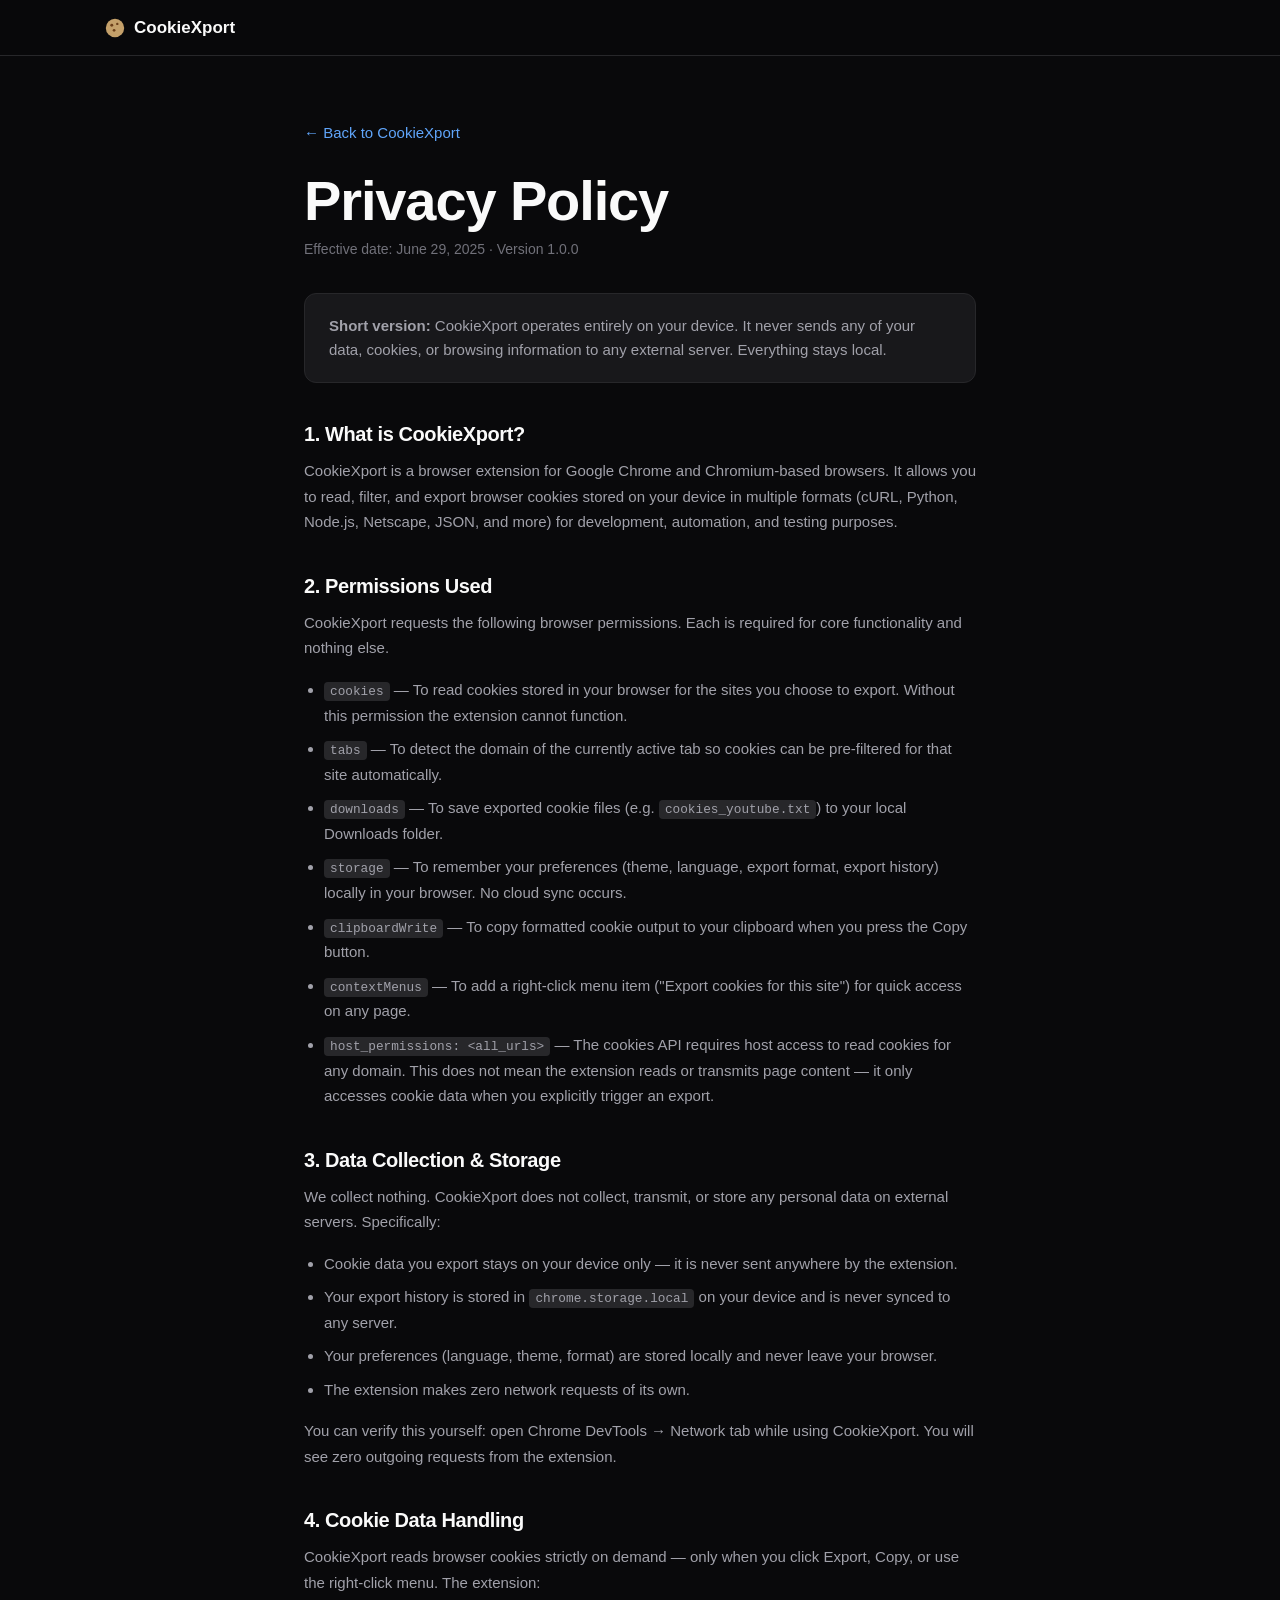
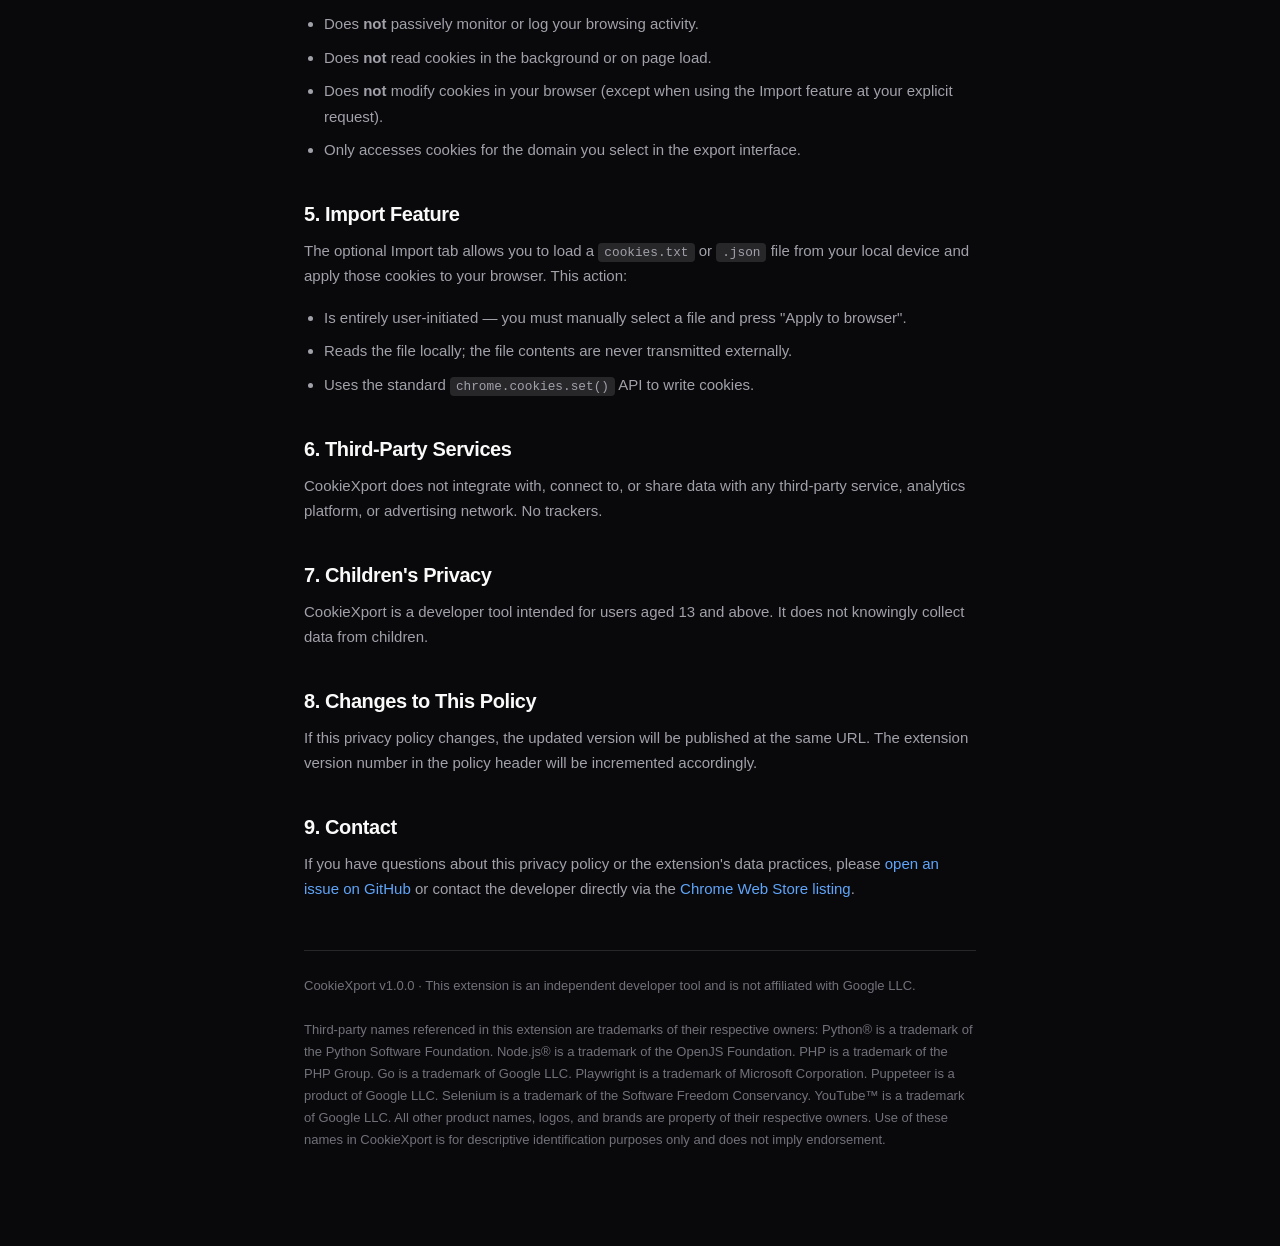
<file: privacy.html>
<!DOCTYPE html>
<html lang="en">
<head>
<meta charset="UTF-8">
<meta name="viewport" content="width=device-width, initial-scale=1">
<title>Privacy Policy — CookieXport</title>
<meta name="description" content="CookieXport privacy policy — 100% local processing, zero data collection, zero telemetry.">
<link rel="canonical" href="https://mtvrkan.github.io/cookiexport/privacy.html">
<link rel="icon" type="image/png" sizes="32x32" href="assets/img/icons/icon32.png">
<link rel="stylesheet" href="assets/css/style.css">
<style>
  .doc { max-width: 720px; margin: 0 auto; padding: 64px 24px 96px; }
  .doc h1 { margin-bottom: 4px; }
  .doc .meta { color: var(--text-3); font-size: 0.875rem; margin-bottom: 32px; }
  .doc .callout {
    background: var(--surface); border: 1px solid var(--border-sub);
    border-radius: var(--r-lg); padding: 20px 24px; margin-bottom: 40px;
    color: var(--text-2); font-size: 0.9375rem;
  }
  .doc h2 { font-size: 1.25rem; margin-top: 40px; margin-bottom: 12px; }
  .doc p, .doc li { color: var(--text-2); font-size: 0.9375rem; line-height: 1.7; }
  .doc ul { padding-left: 20px; }
  .doc li { margin-bottom: 8px; }
  .doc code { background: var(--card); padding: 2px 6px; border-radius: 4px; font-size: 0.85em; }
  .doc hr { border: none; border-top: 1px solid var(--border-sub); margin: 48px 0 24px; }
  .doc .fine-print { color: var(--text-3); font-size: 0.8125rem; }
  .back-link { display: inline-flex; align-items: center; gap: 6px; color: var(--accent-h); font-size: 0.9375rem; margin-bottom: 24px; }
</style>
</head>
<body>

<header class="nav">
  <div class="nav-inner">
    <a href="index.html" class="nav-logo">
      <svg width="22" height="22" viewBox="0 0 24 24" aria-hidden="true">
        <circle cx="12" cy="12" r="10" fill="#C4A06A"/>
        <circle cx="8.5" cy="9" r="1.6" fill="#6B3F1A"/>
        <circle cx="14.5" cy="7.5" r="1.3" fill="#6B3F1A"/>
        <circle cx="11" cy="14.5" r="1.5" fill="#6B3F1A"/>
      </svg>
      CookieXport
    </a>
  </div>
</header>

<main class="doc">
  <a class="back-link" href="index.html">← Back to CookieXport</a>

  <h1>Privacy Policy</h1>
  <p class="meta">Effective date: June 29, 2025 · Version 1.0.0</p>

  <div class="callout">
    <strong>Short version:</strong> CookieXport operates entirely on your device. It never sends any of your data, cookies, or browsing information to any external server. Everything stays local.
  </div>

  <h2>1. What is CookieXport?</h2>
  <p>CookieXport is a browser extension for Google Chrome and Chromium-based browsers. It allows you to read, filter, and export browser cookies stored on your device in multiple formats (cURL, Python, Node.js, Netscape, JSON, and more) for development, automation, and testing purposes.</p>

  <h2>2. Permissions Used</h2>
  <p>CookieXport requests the following browser permissions. Each is required for core functionality and nothing else.</p>
  <ul>
    <li><code>cookies</code> — To read cookies stored in your browser for the sites you choose to export. Without this permission the extension cannot function.</li>
    <li><code>tabs</code> — To detect the domain of the currently active tab so cookies can be pre-filtered for that site automatically.</li>
    <li><code>downloads</code> — To save exported cookie files (e.g. <code>cookies_youtube.txt</code>) to your local Downloads folder.</li>
    <li><code>storage</code> — To remember your preferences (theme, language, export format, export history) locally in your browser. No cloud sync occurs.</li>
    <li><code>clipboardWrite</code> — To copy formatted cookie output to your clipboard when you press the Copy button.</li>
    <li><code>contextMenus</code> — To add a right-click menu item ("Export cookies for this site") for quick access on any page.</li>
    <li><code>host_permissions: &lt;all_urls&gt;</code> — The cookies API requires host access to read cookies for any domain. This does not mean the extension reads or transmits page content — it only accesses cookie data when you explicitly trigger an export.</li>
  </ul>

  <h2>3. Data Collection &amp; Storage</h2>
  <p>We collect nothing. CookieXport does not collect, transmit, or store any personal data on external servers. Specifically:</p>
  <ul>
    <li>Cookie data you export stays on your device only — it is never sent anywhere by the extension.</li>
    <li>Your export history is stored in <code>chrome.storage.local</code> on your device and is never synced to any server.</li>
    <li>Your preferences (language, theme, format) are stored locally and never leave your browser.</li>
    <li>The extension makes zero network requests of its own.</li>
  </ul>
  <p>You can verify this yourself: open Chrome DevTools → Network tab while using CookieXport. You will see zero outgoing requests from the extension.</p>

  <h2>4. Cookie Data Handling</h2>
  <p>CookieXport reads browser cookies strictly on demand — only when you click Export, Copy, or use the right-click menu. The extension:</p>
  <ul>
    <li>Does <strong>not</strong> passively monitor or log your browsing activity.</li>
    <li>Does <strong>not</strong> read cookies in the background or on page load.</li>
    <li>Does <strong>not</strong> modify cookies in your browser (except when using the Import feature at your explicit request).</li>
    <li>Only accesses cookies for the domain you select in the export interface.</li>
  </ul>

  <h2>5. Import Feature</h2>
  <p>The optional Import tab allows you to load a <code>cookies.txt</code> or <code>.json</code> file from your local device and apply those cookies to your browser. This action:</p>
  <ul>
    <li>Is entirely user-initiated — you must manually select a file and press "Apply to browser".</li>
    <li>Reads the file locally; the file contents are never transmitted externally.</li>
    <li>Uses the standard <code>chrome.cookies.set()</code> API to write cookies.</li>
  </ul>

  <h2>6. Third-Party Services</h2>
  <p>CookieXport does not integrate with, connect to, or share data with any third-party service, analytics platform, or advertising network. No trackers.</p>

  <h2>7. Children's Privacy</h2>
  <p>CookieXport is a developer tool intended for users aged 13 and above. It does not knowingly collect data from children.</p>

  <h2>8. Changes to This Policy</h2>
  <p>If this privacy policy changes, the updated version will be published at the same URL. The extension version number in the policy header will be incremented accordingly.</p>

  <h2>9. Contact</h2>
  <p>If you have questions about this privacy policy or the extension's data practices, please <a href="https://github.com/mtvrkan/cookiexport/issues" style="color:var(--accent-h);" target="_blank" rel="noopener">open an issue on GitHub</a> or contact the developer directly via the <a href="https://chromewebstore.google.com/detail/cookiexport/elehbdibaiglkdbcaolaehdpobghehbm" style="color:var(--accent-h);" target="_blank" rel="noopener">Chrome Web Store listing</a>.</p>

  <hr>

  <p class="fine-print">
    CookieXport v1.0.0 · This extension is an independent developer tool and is not affiliated with Google LLC.<br><br>
    Third-party names referenced in this extension are trademarks of their respective owners: Python® is a trademark of the Python Software Foundation. Node.js® is a trademark of the OpenJS Foundation. PHP is a trademark of the PHP Group. Go is a trademark of Google LLC. Playwright is a trademark of Microsoft Corporation. Puppeteer is a product of Google LLC. Selenium is a trademark of the Software Freedom Conservancy. YouTube™ is a trademark of Google LLC. All other product names, logos, and brands are property of their respective owners. Use of these names in CookieXport is for descriptive identification purposes only and does not imply endorsement.
  </p>
</main>

</body>
</html>
</file>
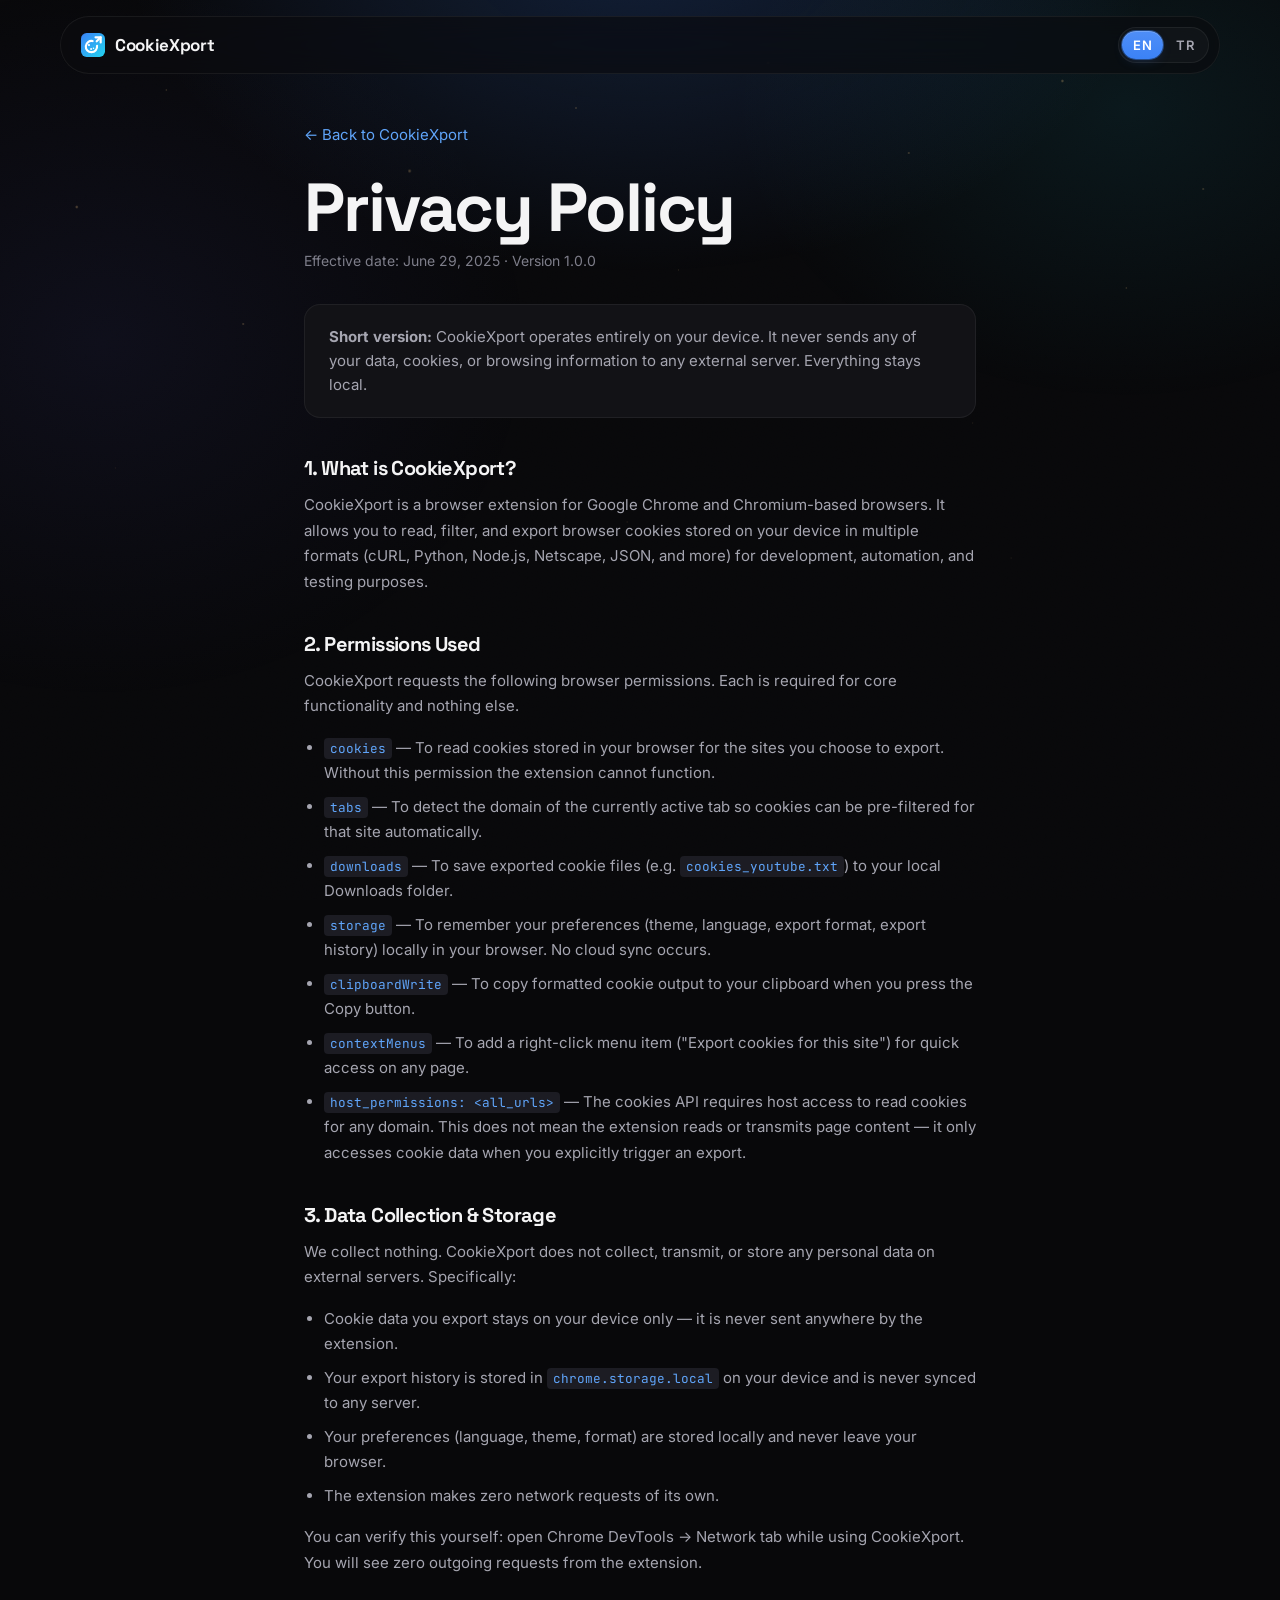
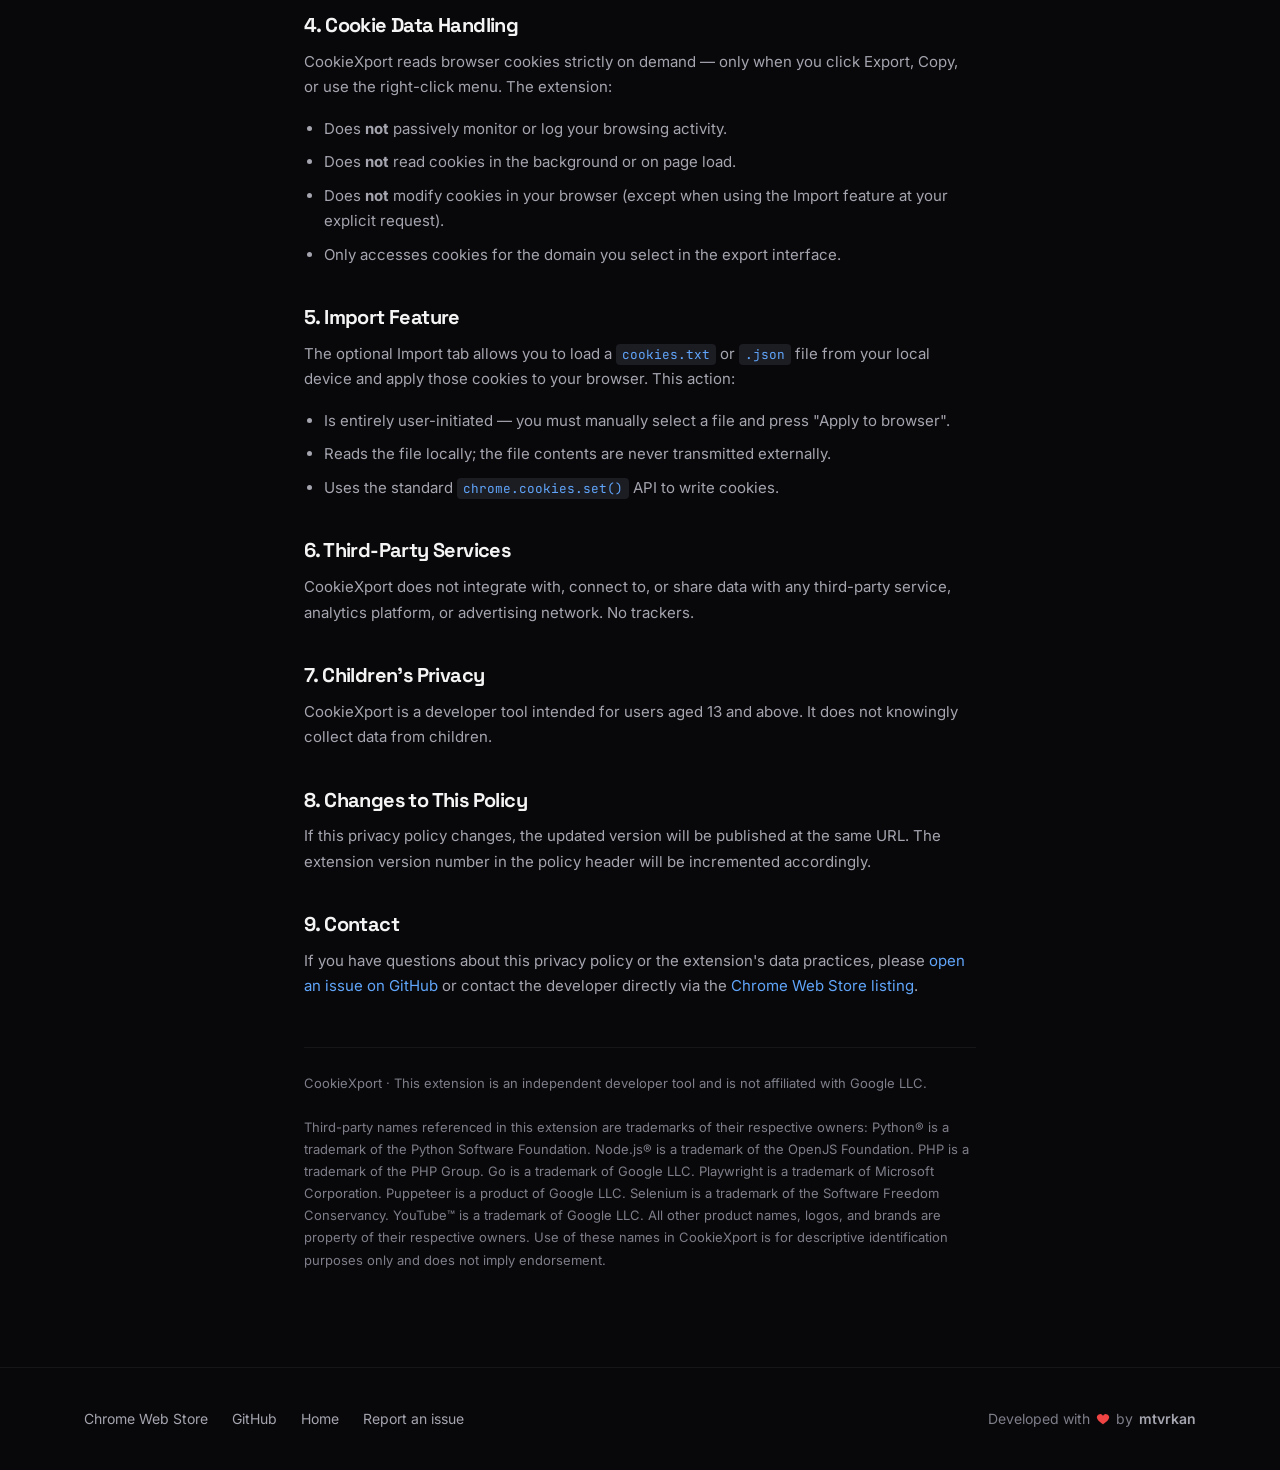
<file: docs/privacy.html>
<!DOCTYPE html>
<html lang="en">
<head>
<meta charset="UTF-8">
<meta name="viewport" content="width=device-width, initial-scale=1">
<title>Privacy Policy — CookieXport</title>
<meta name="description" content="CookieXport privacy policy — 100% local processing, zero data collection, zero telemetry.">
<link rel="canonical" href="https://cookiexport.mtvrkan.com/privacy">
<link rel="alternate" hreflang="en" href="https://cookiexport.mtvrkan.com/privacy">
<link rel="alternate" hreflang="tr" href="https://cookiexport.mtvrkan.com/tr/privacy">
<link rel="alternate" hreflang="x-default" href="https://cookiexport.mtvrkan.com/privacy">
<meta name="robots" content="index, follow, max-snippet:-1">
<meta name="author" content="mtvrkan">
<meta name="theme-color" content="#08080a">

<meta property="og:type" content="article">
<meta property="og:title" content="Privacy Policy — CookieXport">
<meta property="og:description" content="CookieXport privacy policy — 100% local processing, zero data collection, zero telemetry.">
<meta property="og:image" content="https://cookiexport.mtvrkan.com/assets/img/og-image.png">
<meta property="og:image:width" content="1200">
<meta property="og:image:height" content="630">
<meta property="og:image:alt" content="CookieXport — export browser cookies in 13 formats">
<meta property="og:url" content="https://cookiexport.mtvrkan.com/privacy">
<meta property="og:site_name" content="CookieXport">
<meta property="og:locale" content="en_US">
<meta property="og:locale:alternate" content="tr_TR">
<meta name="twitter:card" content="summary_large_image">
<meta name="twitter:title" content="Privacy Policy — CookieXport">
<meta name="twitter:description" content="100% local processing, zero data collection, zero telemetry.">
<meta name="twitter:image" content="https://cookiexport.mtvrkan.com/assets/img/og-image.png">

<link rel="icon" href="/favicon.ico" sizes="any">
<link rel="icon" type="image/png" sizes="32x32" href="assets/img/icons/icon32.png">
<link rel="icon" type="image/png" sizes="16x16" href="assets/img/icons/icon16.png">
<link rel="apple-touch-icon" sizes="180x180" href="assets/img/icons/apple-touch-icon.png">

<link rel="preconnect" href="https://fonts.googleapis.com">
<link rel="preconnect" href="https://fonts.gstatic.com" crossorigin>
<link rel="stylesheet" href="https://fonts.googleapis.com/css2?family=Inter:wght@400;500;600&family=Space+Grotesk:wght@600;700&family=JetBrains+Mono:wght@400;500&display=swap">

<link rel="stylesheet" href="assets/css/style.css">

<script type="application/ld+json">
{
  "@context": "https://schema.org",
  "@type": "WebPage",
  "name": "Privacy Policy — CookieXport",
  "description": "CookieXport privacy policy — 100% local processing, zero data collection, zero telemetry.",
  "url": "https://cookiexport.mtvrkan.com/privacy",
  "inLanguage": "en",
  "isPartOf": { "@type": "WebSite", "@id": "https://cookiexport.mtvrkan.com/#website" }
}
</script>
<style>
  .doc { max-width: 720px; margin: 0 auto; padding: 64px 24px 96px; }
  .doc h1 { margin-bottom: 4px; }
  .doc .meta { color: var(--text-3); font-size: 0.875rem; margin-bottom: 32px; }
  .doc .callout {
    background: var(--surface); border: 1px solid var(--border-sub);
    border-radius: var(--r-lg); padding: 20px 24px; margin-bottom: 40px;
    color: var(--text-2); font-size: 0.9375rem;
  }
  .doc h2 { font-size: 1.25rem; margin-top: 40px; margin-bottom: 12px; }
  .doc p, .doc li { color: var(--text-2); font-size: 0.9375rem; line-height: 1.7; }
  .doc ul { padding-left: 20px; }
  .doc li { margin-bottom: 8px; }
  .doc code { background: var(--card); padding: 2px 6px; border-radius: 4px; font-size: 0.85em; }
  .doc hr { border: none; border-top: 1px solid var(--border-sub); margin: 48px 0 24px; }
  .doc .fine-print { color: var(--text-3); font-size: 0.8125rem; }
  .back-link { display: inline-flex; align-items: center; gap: 6px; color: var(--accent-h); font-size: 0.9375rem; margin-bottom: 24px; }
</style>
</head>
<body>

<svg class="cx-defs" width="0" height="0" aria-hidden="true" focusable="false">
  <defs>
    <linearGradient id="cx-tile" x1="0" y1="0" x2="1" y2="1">
      <stop offset="0" stop-color="#3B82F6"/>
      <stop offset="1" stop-color="#22D3EE"/>
    </linearGradient>
  </defs>
</svg>

<div class="grain" aria-hidden="true"></div>

<header class="nav">
  <div class="nav-inner">
    <a href="/" class="nav-logo">
      <svg class="cx-mark" width="24" height="24" viewBox="0 0 32 32" aria-hidden="true" focusable="false">
        <rect width="32" height="32" rx="7.52" fill="url(#cx-tile)"/>
        <g fill="none" stroke="#fff" stroke-width="2.88" stroke-linecap="round" stroke-linejoin="round">
          <path d="M21.37 17.03A7.52 7.52 0 1 1 15.48 10.72"/>
          <path d="m20.93 11.07 5.32-5.32"/>
          <path d="M19.37 5.75h6.88v6.88"/>
        </g>
        <g fill="#fff">
          <circle cx="10.61" cy="16.13" r="1.5"/>
          <circle cx="13.47" cy="21.39" r="1.28"/>
          <circle cx="16.63" cy="20.34" r="1.02"/>
        </g>
</svg>
      CookieXport
    </a>
    <div class="nav-cta">
      <nav class="lang-switch" aria-label="Language">
        <a href="/privacy" hreflang="en" lang="en" aria-current="page">EN</a>
        <a href="/tr/privacy" hreflang="tr" lang="tr">TR</a>
      </nav>
    </div>
  </div>
</header>

<main class="doc">
  <a class="back-link" href="/">← Back to CookieXport</a>

  <h1>Privacy Policy</h1>
  <p class="meta">Effective date: June 29, 2025 · Version 1.0.0</p>

  <div class="callout">
    <strong>Short version:</strong> CookieXport operates entirely on your device. It never sends any of your data, cookies, or browsing information to any external server. Everything stays local.
  </div>

  <h2>1. What is CookieXport?</h2>
  <p>CookieXport is a browser extension for Google Chrome and Chromium-based browsers. It allows you to read, filter, and export browser cookies stored on your device in multiple formats (cURL, Python, Node.js, Netscape, JSON, and more) for development, automation, and testing purposes.</p>

  <h2>2. Permissions Used</h2>
  <p>CookieXport requests the following browser permissions. Each is required for core functionality and nothing else.</p>
  <ul>
    <li><code>cookies</code> — To read cookies stored in your browser for the sites you choose to export. Without this permission the extension cannot function.</li>
    <li><code>tabs</code> — To detect the domain of the currently active tab so cookies can be pre-filtered for that site automatically.</li>
    <li><code>downloads</code> — To save exported cookie files (e.g. <code>cookies_youtube.txt</code>) to your local Downloads folder.</li>
    <li><code>storage</code> — To remember your preferences (theme, language, export format, export history) locally in your browser. No cloud sync occurs.</li>
    <li><code>clipboardWrite</code> — To copy formatted cookie output to your clipboard when you press the Copy button.</li>
    <li><code>contextMenus</code> — To add a right-click menu item ("Export cookies for this site") for quick access on any page.</li>
    <li><code>host_permissions: &lt;all_urls&gt;</code> — The cookies API requires host access to read cookies for any domain. This does not mean the extension reads or transmits page content — it only accesses cookie data when you explicitly trigger an export.</li>
  </ul>

  <h2>3. Data Collection &amp; Storage</h2>
  <p>We collect nothing. CookieXport does not collect, transmit, or store any personal data on external servers. Specifically:</p>
  <ul>
    <li>Cookie data you export stays on your device only — it is never sent anywhere by the extension.</li>
    <li>Your export history is stored in <code>chrome.storage.local</code> on your device and is never synced to any server.</li>
    <li>Your preferences (language, theme, format) are stored locally and never leave your browser.</li>
    <li>The extension makes zero network requests of its own.</li>
  </ul>
  <p>You can verify this yourself: open Chrome DevTools → Network tab while using CookieXport. You will see zero outgoing requests from the extension.</p>

  <h2>4. Cookie Data Handling</h2>
  <p>CookieXport reads browser cookies strictly on demand — only when you click Export, Copy, or use the right-click menu. The extension:</p>
  <ul>
    <li>Does <strong>not</strong> passively monitor or log your browsing activity.</li>
    <li>Does <strong>not</strong> read cookies in the background or on page load.</li>
    <li>Does <strong>not</strong> modify cookies in your browser (except when using the Import feature at your explicit request).</li>
    <li>Only accesses cookies for the domain you select in the export interface.</li>
  </ul>

  <h2>5. Import Feature</h2>
  <p>The optional Import tab allows you to load a <code>cookies.txt</code> or <code>.json</code> file from your local device and apply those cookies to your browser. This action:</p>
  <ul>
    <li>Is entirely user-initiated — you must manually select a file and press "Apply to browser".</li>
    <li>Reads the file locally; the file contents are never transmitted externally.</li>
    <li>Uses the standard <code>chrome.cookies.set()</code> API to write cookies.</li>
  </ul>

  <h2>6. Third-Party Services</h2>
  <p>CookieXport does not integrate with, connect to, or share data with any third-party service, analytics platform, or advertising network. No trackers.</p>

  <h2>7. Children's Privacy</h2>
  <p>CookieXport is a developer tool intended for users aged 13 and above. It does not knowingly collect data from children.</p>

  <h2>8. Changes to This Policy</h2>
  <p>If this privacy policy changes, the updated version will be published at the same URL. The extension version number in the policy header will be incremented accordingly.</p>

  <h2>9. Contact</h2>
  <p>If you have questions about this privacy policy or the extension's data practices, please <a href="https://github.com/mtvrkan/cookiexport/issues" style="color:var(--accent-h);" target="_blank" rel="noopener">open an issue on GitHub</a> or contact the developer directly via the <a href="https://chromewebstore.google.com/detail/cookiexport/elehbdibaiglkdbcaolaehdpobghehbm" style="color:var(--accent-h);" target="_blank" rel="noopener">Chrome Web Store listing</a>.</p>

  <hr>

  <p class="fine-print">
    CookieXport · This extension is an independent developer tool and is not affiliated with Google LLC.<br><br>
    Third-party names referenced in this extension are trademarks of their respective owners: Python® is a trademark of the Python Software Foundation. Node.js® is a trademark of the OpenJS Foundation. PHP is a trademark of the PHP Group. Go is a trademark of Google LLC. Playwright is a trademark of Microsoft Corporation. Puppeteer is a product of Google LLC. Selenium is a trademark of the Software Freedom Conservancy. YouTube™ is a trademark of Google LLC. All other product names, logos, and brands are property of their respective owners. Use of these names in CookieXport is for descriptive identification purposes only and does not imply endorsement.
  </p>
</main>

<button class="to-top" id="to-top" type="button" aria-label="Back to top">
  <svg width="18" height="18" viewBox="0 0 24 24" fill="none" stroke="currentColor" stroke-width="2" stroke-linecap="round" stroke-linejoin="round" aria-hidden="true">
    <line x1="12" y1="19" x2="12" y2="5"/><polyline points="5 12 12 5 19 12"/>
  </svg>
</button>

<footer class="footer">
  <div class="container">
    <div class="footer-links">
      <a href="https://chromewebstore.google.com/detail/cookiexport/elehbdibaiglkdbcaolaehdpobghehbm" target="_blank" rel="noopener">Chrome Web Store</a>
      <a href="https://github.com/mtvrkan/cookiexport" target="_blank" rel="noopener">GitHub</a>
      <a href="/">Home</a>
      <a href="https://github.com/mtvrkan/cookiexport/issues" target="_blank" rel="noopener">Report an issue</a>
    </div>
    <p class="footer-credit">
      Developed with
      <svg class="footer-heart" width="14" height="14" viewBox="0 0 24 24" fill="currentColor" role="img" aria-label="love">
        <path d="M12 21s-7.5-4.7-9.6-9A5.4 5.4 0 0 1 12 6.5 5.4 5.4 0 0 1 21.6 12c-2.1 4.3-9.6 9-9.6 9z"/>
      </svg>
      by
      <a href="https://mtvrkan.com" target="_blank" rel="noopener">mtvrkan</a>
    </p>
  </div>
</footer>

<script src="assets/js/main.js"></script>
</body>
</html>
</file>
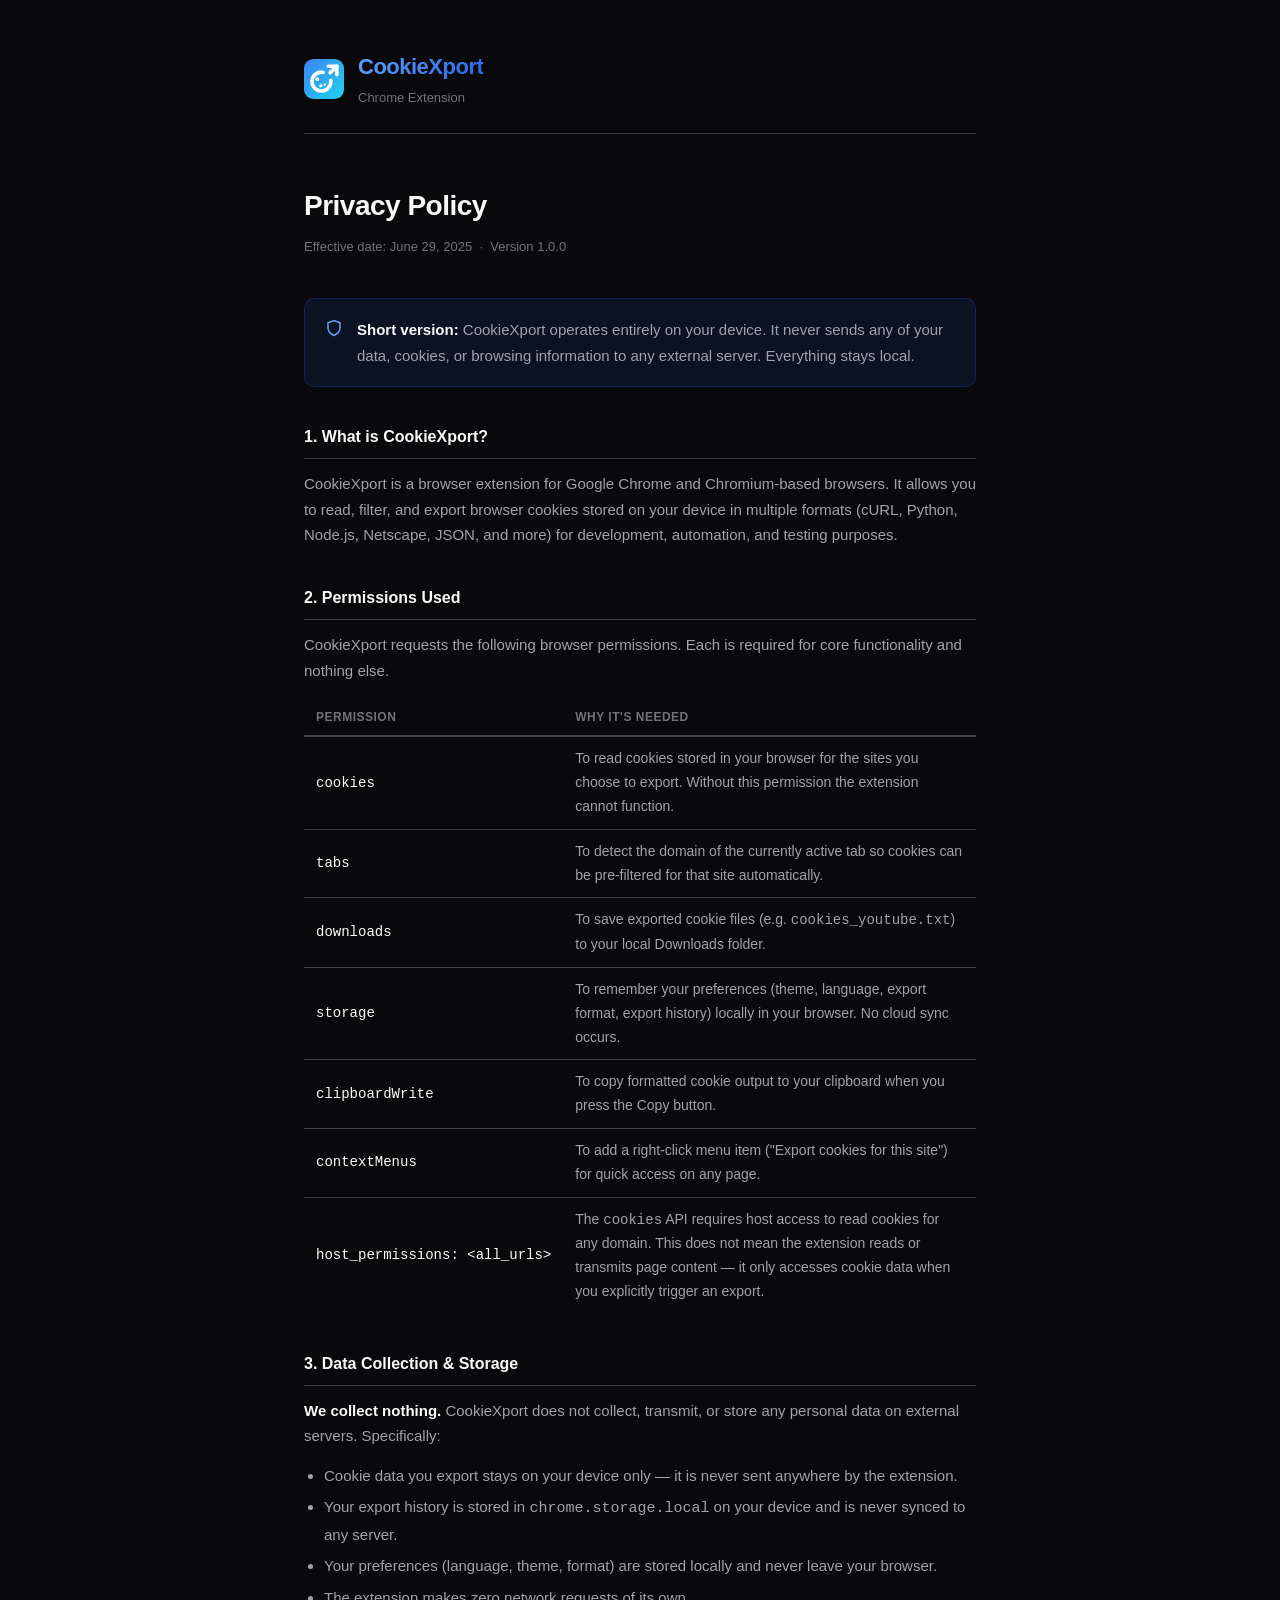
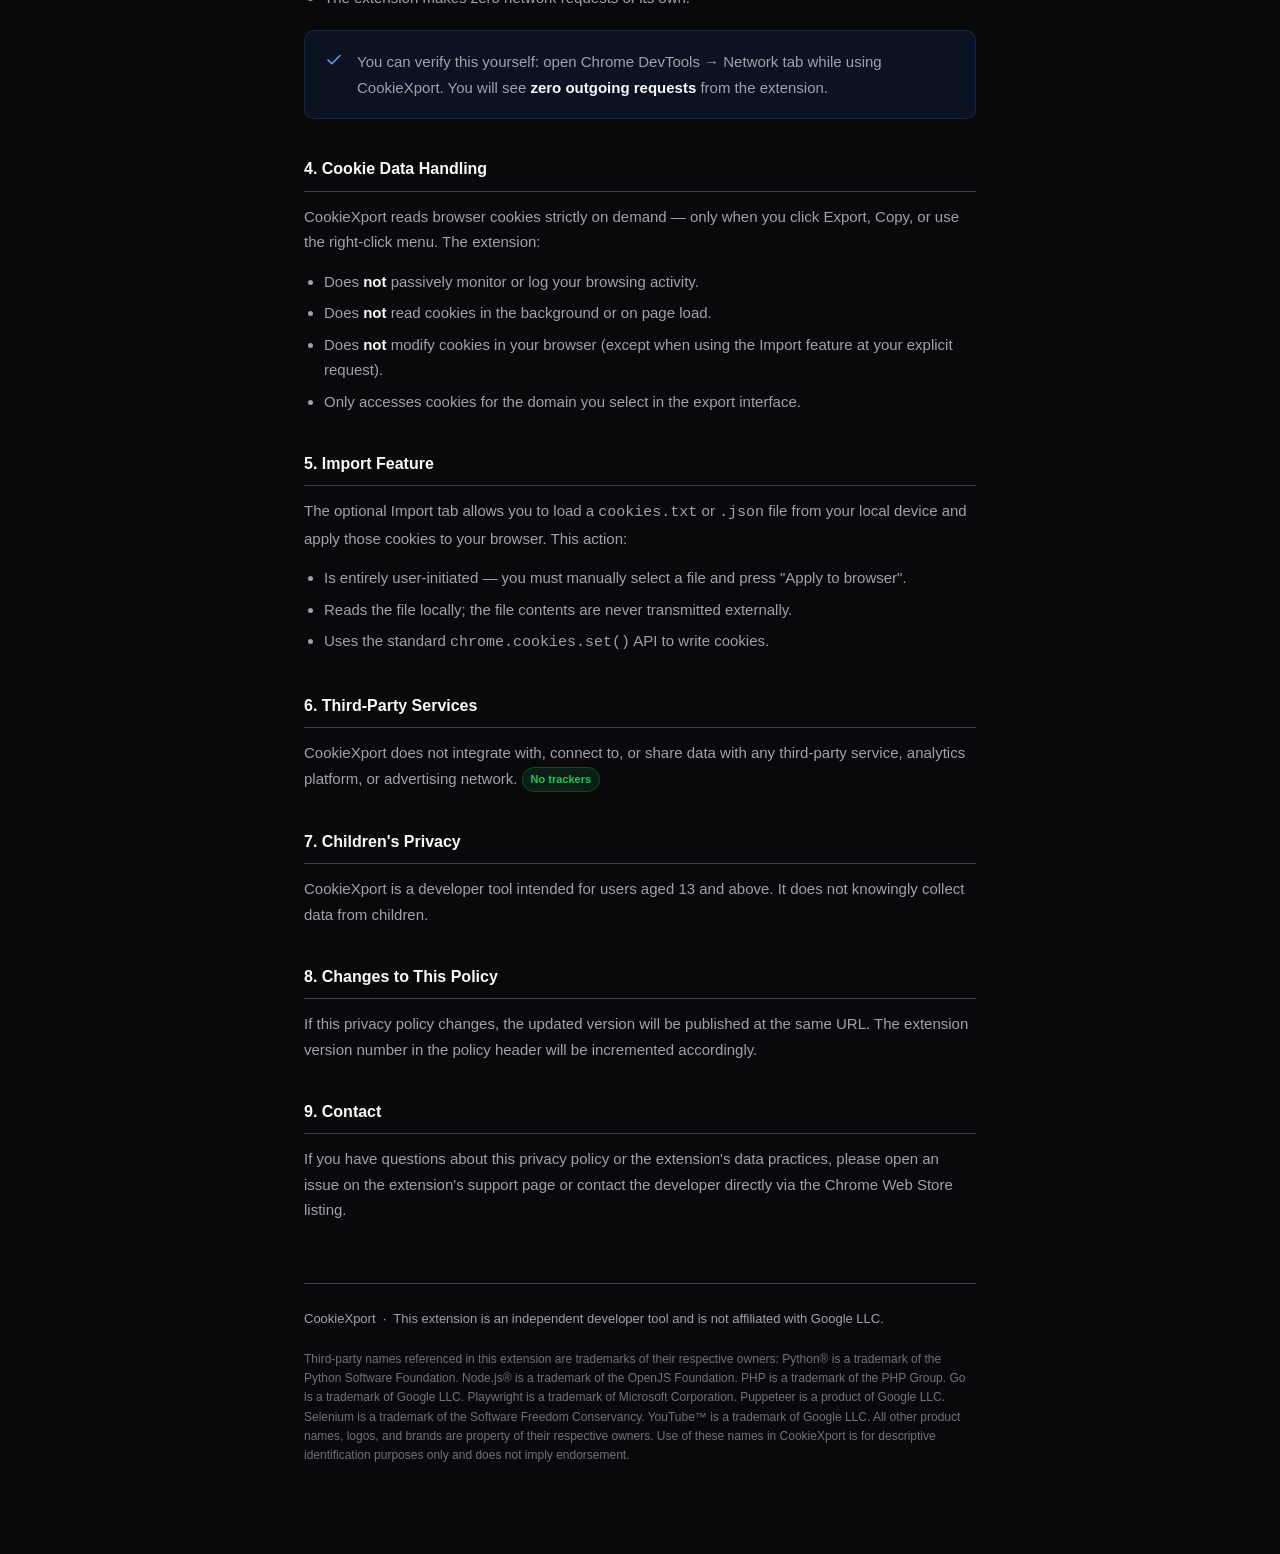
<file: src/privacy.html>
<!DOCTYPE html>
<html lang="en">
<head>
  <meta charset="UTF-8">
  <meta name="viewport" content="width=device-width, initial-scale=1.0">
  <title>CookieXport — Privacy Policy</title>
  <style>
    :root {
      --bg:#09090b; --surface:#18181b; --card:#27272a; --border:#3f3f46;
      --accent:#2563eb; --accent-h:#60a5fa;
      --text:#fafafa; --text-2:#a1a1aa; --text-3:#71717a;
      --r:10px;
    }
    *, *::before, *::after { box-sizing:border-box; margin:0; padding:0 }
    body {
      background:var(--bg); color:var(--text);
      font-family:-apple-system,BlinkMacSystemFont,'Segoe UI','Inter',sans-serif;
      font-size:15px; line-height:1.7; -webkit-font-smoothing:antialiased;
      min-height:100vh;
    }
    .wrap { max-width:720px; margin:0 auto; padding:48px 24px 80px }

    /* Header */
    .page-header { display:flex; align-items:center; gap:14px; margin-bottom:48px; padding-bottom:24px; border-bottom:1px solid var(--border) }
    .logo-icon { width:40px; height:40px; flex-shrink:0 }
    .logo-title {
      font-size:22px; font-weight:800; letter-spacing:-.5px;
      background:linear-gradient(135deg, var(--accent-h) 0%, var(--accent) 100%);
      -webkit-background-clip:text; -webkit-text-fill-color:transparent; background-clip:text;
    }
    .logo-sub { font-size:13px; color:var(--text-3); margin-top:2px }

    /* Sections */
    h1 { font-size:28px; font-weight:800; letter-spacing:-.5px; margin-bottom:6px }
    .effective { font-size:13px; color:var(--text-3); margin-bottom:40px }
    h2 {
      font-size:16px; font-weight:700; color:var(--text);
      margin:36px 0 12px; padding-bottom:8px;
      border-bottom:1px solid var(--border);
    }
    p { color:var(--text-2); margin-bottom:14px }
    ul { color:var(--text-2); padding-left:20px; margin-bottom:14px }
    ul li { margin-bottom:6px }
    strong { color:var(--text); font-weight:600 }
    a { color:var(--accent-h); text-decoration:none }
    a:hover { text-decoration:underline }

    /* Highlight box */
    .highlight {
      background:rgba(37,99,235,.1); border:1px solid rgba(37,99,235,.25);
      border-radius:var(--r); padding:18px 20px; margin:20px 0;
      display:flex; gap:14px; align-items:flex-start;
    }
    .highlight svg { flex-shrink:0; color:var(--accent-h); margin-top:2px }
    .highlight p { margin:0; color:var(--text-2) }

    /* Table */
    table { width:100%; border-collapse:collapse; margin:16px 0 20px }
    th { text-align:left; font-size:12px; font-weight:700; color:var(--text-3); text-transform:uppercase; letter-spacing:.5px; padding:8px 12px; border-bottom:2px solid var(--border) }
    td { padding:10px 12px; font-size:14px; color:var(--text-2); border-bottom:1px solid var(--border) }
    td:first-child { color:var(--text); font-weight:500; white-space:nowrap }
    tr:last-child td { border-bottom:none }

    /* Badge */
    .badge { display:inline-block; background:rgba(34,197,94,.12); color:#22c55e; border:1px solid rgba(34,197,94,.25); border-radius:20px; font-size:11px; font-weight:700; padding:2px 8px; vertical-align:middle }

    /* Footer */
    .footer { margin-top:60px; padding-top:24px; border-top:1px solid var(--border); color:var(--text-3); font-size:13px }
    .trademark-note { font-size:12px; color:var(--text-3); margin-top:20px; line-height:1.6 }
  </style>
</head>
<body>
<div class="wrap">

  <header class="page-header">
    <svg class="logo-icon" viewBox="0 0 32 32" aria-hidden="true" focusable="false">
        <defs>
          <linearGradient id="cx-tile" x1="0" y1="0" x2="1" y2="1">
            <stop offset="0" stop-color="#3B82F6"/>
            <stop offset="1" stop-color="#22D3EE"/>
          </linearGradient>
        </defs>
        <rect width="32" height="32" rx="7.52" fill="url(#cx-tile)"/>
        <g fill="none" stroke="#fff" stroke-width="2.88" stroke-linecap="round" stroke-linejoin="round">
          <path d="M21.37 17.03A7.52 7.52 0 1 1 15.48 10.72"/>
          <path d="m20.93 11.07 5.32-5.32"/>
          <path d="M19.37 5.75h6.88v6.88"/>
        </g>
        <g fill="#fff">
          <circle cx="10.61" cy="16.13" r="1.5"/>
          <circle cx="13.47" cy="21.39" r="1.28"/>
          <circle cx="16.63" cy="20.34" r="1.02"/>
        </g>
</svg>
    <div>
      <div class="logo-title">CookieXport</div>
      <div class="logo-sub">Chrome Extension</div>
    </div>
  </header>

  <h1>Privacy Policy</h1>
  <p class="effective">Effective date: June 29, 2025 &nbsp;·&nbsp; Version 1.0.0</p>

  <div class="highlight">
    <svg width="18" height="18" viewBox="0 0 24 24" fill="none" stroke="currentColor" stroke-width="2" stroke-linecap="round">
      <path d="M12 22s8-4 8-10V5l-8-3-8 3v7c0 6 8 10 8 10z"/>
    </svg>
    <p><strong>Short version:</strong> CookieXport operates entirely on your device. It never sends any of your data, cookies, or browsing information to any external server. Everything stays local.</p>
  </div>

  <h2>1. What is CookieXport?</h2>
  <p>CookieXport is a browser extension for Google Chrome and Chromium-based browsers. It allows you to read, filter, and export browser cookies stored on your device in multiple formats (cURL, Python, Node.js, Netscape, JSON, and more) for development, automation, and testing purposes.</p>

  <h2>2. Permissions Used</h2>
  <p>CookieXport requests the following browser permissions. Each is required for core functionality and nothing else.</p>

  <table>
    <thead>
      <tr><th>Permission</th><th>Why it's needed</th></tr>
    </thead>
    <tbody>
      <tr>
        <td><code>cookies</code></td>
        <td>To read cookies stored in your browser for the sites you choose to export. Without this permission the extension cannot function.</td>
      </tr>
      <tr>
        <td><code>tabs</code></td>
        <td>To detect the domain of the currently active tab so cookies can be pre-filtered for that site automatically.</td>
      </tr>
      <tr>
        <td><code>downloads</code></td>
        <td>To save exported cookie files (e.g. <code>cookies_youtube.txt</code>) to your local Downloads folder.</td>
      </tr>
      <tr>
        <td><code>storage</code></td>
        <td>To remember your preferences (theme, language, export format, export history) locally in your browser. No cloud sync occurs.</td>
      </tr>
      <tr>
        <td><code>clipboardWrite</code></td>
        <td>To copy formatted cookie output to your clipboard when you press the Copy button.</td>
      </tr>
      <tr>
        <td><code>contextMenus</code></td>
        <td>To add a right-click menu item ("Export cookies for this site") for quick access on any page.</td>
      </tr>
      <tr>
        <td><code>host_permissions: &lt;all_urls&gt;</code></td>
        <td>The <code>cookies</code> API requires host access to read cookies for any domain. This does not mean the extension reads or transmits page content — it only accesses cookie data when you explicitly trigger an export.</td>
      </tr>
    </tbody>
  </table>

  <h2>3. Data Collection &amp; Storage</h2>

  <p><strong>We collect nothing.</strong> CookieXport does not collect, transmit, or store any personal data on external servers. Specifically:</p>
  <ul>
    <li>Cookie data you export stays on your device only — it is never sent anywhere by the extension.</li>
    <li>Your export history is stored in <code>chrome.storage.local</code> on your device and is never synced to any server.</li>
    <li>Your preferences (language, theme, format) are stored locally and never leave your browser.</li>
    <li>The extension makes zero network requests of its own.</li>
  </ul>

  <div class="highlight">
    <svg width="18" height="18" viewBox="0 0 24 24" fill="none" stroke="currentColor" stroke-width="2" stroke-linecap="round">
      <polyline points="20 6 9 17 4 12"/>
    </svg>
    <p>You can verify this yourself: open Chrome DevTools &rarr; Network tab while using CookieXport. You will see <strong>zero outgoing requests</strong> from the extension.</p>
  </div>

  <h2>4. Cookie Data Handling</h2>
  <p>CookieXport reads browser cookies strictly on demand — only when you click Export, Copy, or use the right-click menu. The extension:</p>
  <ul>
    <li>Does <strong>not</strong> passively monitor or log your browsing activity.</li>
    <li>Does <strong>not</strong> read cookies in the background or on page load.</li>
    <li>Does <strong>not</strong> modify cookies in your browser (except when using the Import feature at your explicit request).</li>
    <li>Only accesses cookies for the domain you select in the export interface.</li>
  </ul>

  <h2>5. Import Feature</h2>
  <p>The optional Import tab allows you to load a <code>cookies.txt</code> or <code>.json</code> file from your local device and apply those cookies to your browser. This action:</p>
  <ul>
    <li>Is entirely user-initiated — you must manually select a file and press "Apply to browser".</li>
    <li>Reads the file locally; the file contents are never transmitted externally.</li>
    <li>Uses the standard <code>chrome.cookies.set()</code> API to write cookies.</li>
  </ul>

  <h2>6. Third-Party Services</h2>
  <p>CookieXport does not integrate with, connect to, or share data with any third-party service, analytics platform, or advertising network. <span class="badge">No trackers</span></p>

  <h2>7. Children's Privacy</h2>
  <p>CookieXport is a developer tool intended for users aged 13 and above. It does not knowingly collect data from children.</p>

  <h2>8. Changes to This Policy</h2>
  <p>If this privacy policy changes, the updated version will be published at the same URL. The extension version number in the policy header will be incremented accordingly.</p>

  <h2>9. Contact</h2>
  <p>If you have questions about this privacy policy or the extension's data practices, please open an issue on the extension's support page or contact the developer directly via the Chrome Web Store listing.</p>

  <div class="footer">
    <p>CookieXport &nbsp;·&nbsp; This extension is an independent developer tool and is not affiliated with Google LLC.</p>
    <p class="trademark-note">
      Third-party names referenced in this extension are trademarks of their respective owners:
      Python® is a trademark of the Python Software Foundation.
      Node.js® is a trademark of the OpenJS Foundation.
      PHP is a trademark of the PHP Group.
      Go is a trademark of Google LLC.
      Playwright is a trademark of Microsoft Corporation.
      Puppeteer is a product of Google LLC.
      Selenium is a trademark of the Software Freedom Conservancy.
      YouTube™ is a trademark of Google LLC.
      All other product names, logos, and brands are property of their respective owners.
      Use of these names in CookieXport is for descriptive identification purposes only and does not imply endorsement.
    </p>
  </div>

</div>
</body>
</html>
</file>
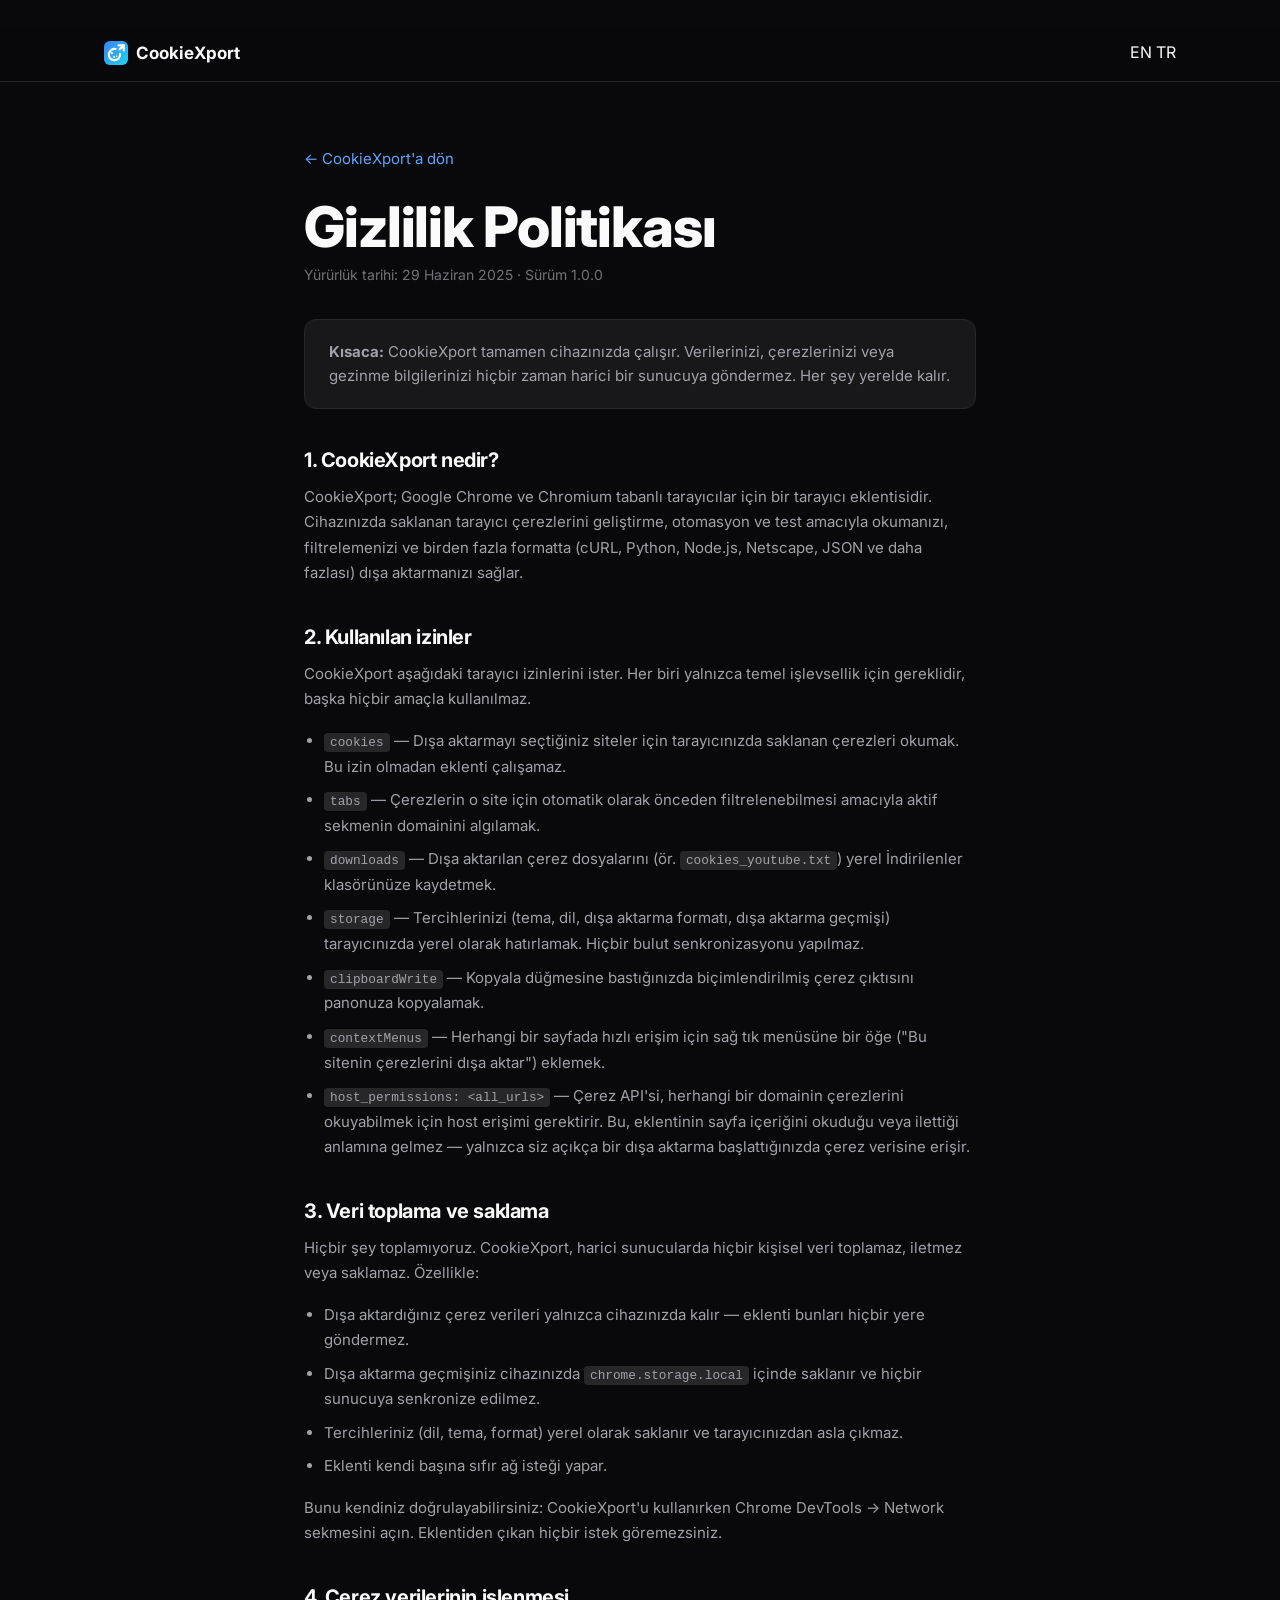
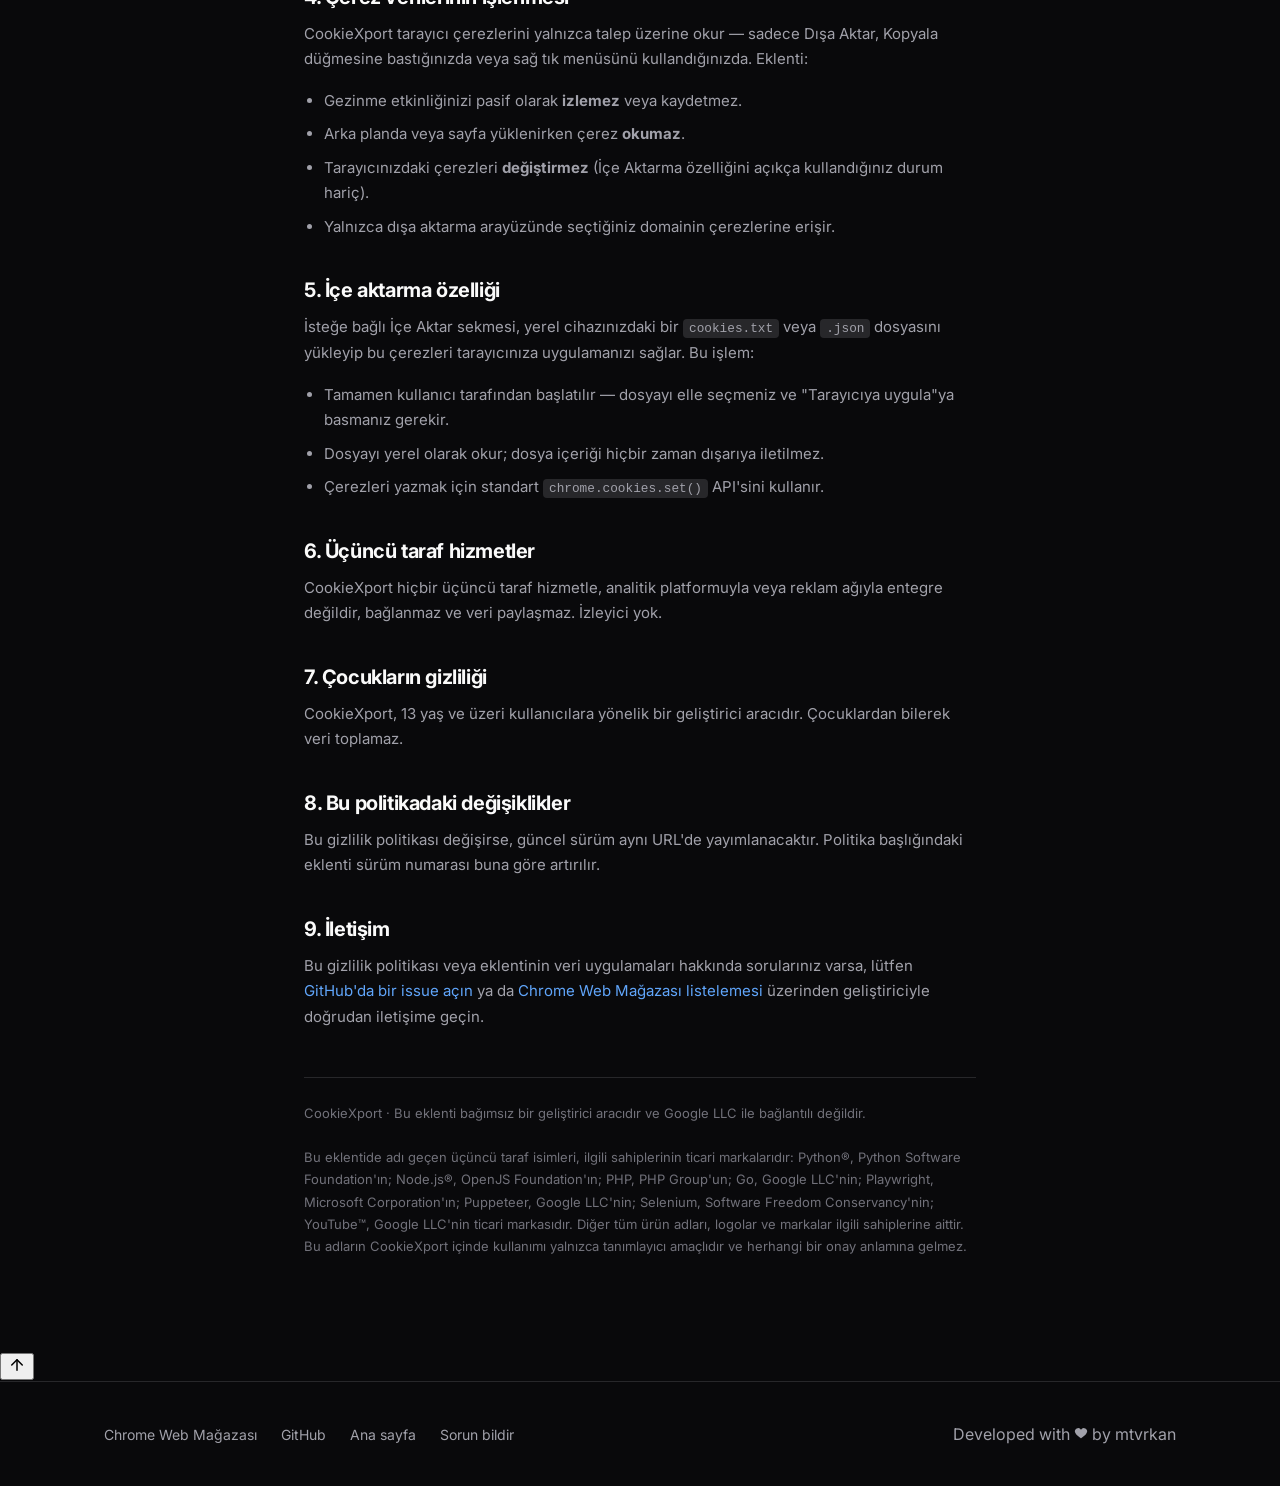
<file: docs/tr/privacy.html>
<!DOCTYPE html>
<html lang="tr">
<head>
<meta charset="UTF-8">
<meta name="viewport" content="width=device-width, initial-scale=1">
<title>Gizlilik Politikası — CookieXport</title>
<meta name="description" content="CookieXport gizlilik politikası — %100 yerel işleme, sıfır veri toplama, sıfır telemetri.">
<link rel="canonical" href="https://cookiexport.mtvrkan.com/tr/privacy">
<link rel="alternate" hreflang="en" href="https://cookiexport.mtvrkan.com/privacy">
<link rel="alternate" hreflang="tr" href="https://cookiexport.mtvrkan.com/tr/privacy">
<link rel="alternate" hreflang="x-default" href="https://cookiexport.mtvrkan.com/privacy">
<meta name="robots" content="index, follow, max-snippet:-1">
<meta name="author" content="mtvrkan">
<meta name="theme-color" content="#08080a">

<meta property="og:type" content="article">
<meta property="og:title" content="Gizlilik Politikası — CookieXport">
<meta property="og:description" content="CookieXport gizlilik politikası — %100 yerel işleme, sıfır veri toplama, sıfır telemetri.">
<meta property="og:image" content="https://cookiexport.mtvrkan.com/assets/img/og-image-tr.png">
<meta property="og:image:width" content="1200">
<meta property="og:image:height" content="630">
<meta property="og:image:alt" content="CookieXport — tarayıcı çerezlerini 13 formatta dışa aktarın">
<meta property="og:url" content="https://cookiexport.mtvrkan.com/tr/privacy">
<meta property="og:site_name" content="CookieXport">
<meta property="og:locale" content="tr_TR">
<meta property="og:locale:alternate" content="en_US">
<meta name="twitter:card" content="summary_large_image">
<meta name="twitter:title" content="Gizlilik Politikası — CookieXport">
<meta name="twitter:description" content="%100 yerel işleme, sıfır veri toplama, sıfır telemetri.">
<meta name="twitter:image" content="https://cookiexport.mtvrkan.com/assets/img/og-image-tr.png">

<link rel="icon" href="/favicon.ico" sizes="any">
<link rel="icon" type="image/png" sizes="32x32" href="/assets/img/icons/icon32.png">
<link rel="icon" type="image/png" sizes="16x16" href="/assets/img/icons/icon16.png">
<link rel="apple-touch-icon" sizes="180x180" href="/assets/img/icons/apple-touch-icon.png">

<link rel="preconnect" href="https://fonts.googleapis.com">
<link rel="preconnect" href="https://fonts.gstatic.com" crossorigin>
<link rel="stylesheet" href="https://fonts.googleapis.com/css2?family=Inter:wght@400;500;600&family=Space+Grotesk:wght@600;700&family=JetBrains+Mono:wght@400;500&display=swap">

<link rel="stylesheet" href="/assets/css/style.css">

<script type="application/ld+json">
{
  "@context": "https://schema.org",
  "@type": "WebPage",
  "name": "Gizlilik Politikası — CookieXport",
  "description": "CookieXport gizlilik politikası — %100 yerel işleme, sıfır veri toplama, sıfır telemetri.",
  "url": "https://cookiexport.mtvrkan.com/tr/privacy",
  "inLanguage": "tr",
  "isPartOf": { "@type": "WebSite", "@id": "https://cookiexport.mtvrkan.com/#website" }
}
</script>
<style>
  .doc { max-width: 720px; margin: 0 auto; padding: 64px 24px 96px; }
  .doc h1 { margin-bottom: 4px; }
  .doc .meta { color: var(--text-3); font-size: 0.875rem; margin-bottom: 32px; }
  .doc .callout {
    background: var(--surface); border: 1px solid var(--border-sub);
    border-radius: var(--r-lg); padding: 20px 24px; margin-bottom: 40px;
    color: var(--text-2); font-size: 0.9375rem;
  }
  .doc h2 { font-size: 1.25rem; margin-top: 40px; margin-bottom: 12px; }
  .doc p, .doc li { color: var(--text-2); font-size: 0.9375rem; line-height: 1.7; }
  .doc ul { padding-left: 20px; }
  .doc li { margin-bottom: 8px; }
  .doc code { background: var(--card); padding: 2px 6px; border-radius: 4px; font-size: 0.85em; }
  .doc hr { border: none; border-top: 1px solid var(--border-sub); margin: 48px 0 24px; }
  .doc .fine-print { color: var(--text-3); font-size: 0.8125rem; }
  .back-link { display: inline-flex; align-items: center; gap: 6px; color: var(--accent-h); font-size: 0.9375rem; margin-bottom: 24px; }
</style>
</head>
<body>

<svg class="cx-defs" width="0" height="0" aria-hidden="true" focusable="false">
  <defs>
    <linearGradient id="cx-tile" x1="0" y1="0" x2="1" y2="1">
      <stop offset="0" stop-color="#3B82F6"/>
      <stop offset="1" stop-color="#22D3EE"/>
    </linearGradient>
  </defs>
</svg>

<div class="grain" aria-hidden="true"></div>

<header class="nav">
  <div class="nav-inner">
    <a href="/tr/" class="nav-logo">
      <svg class="cx-mark" width="24" height="24" viewBox="0 0 32 32" aria-hidden="true" focusable="false">
        <rect width="32" height="32" rx="7.52" fill="url(#cx-tile)"/>
        <g fill="none" stroke="#fff" stroke-width="2.88" stroke-linecap="round" stroke-linejoin="round">
          <path d="M21.37 17.03A7.52 7.52 0 1 1 15.48 10.72"/>
          <path d="m20.93 11.07 5.32-5.32"/>
          <path d="M19.37 5.75h6.88v6.88"/>
        </g>
        <g fill="#fff">
          <circle cx="10.61" cy="16.13" r="1.5"/>
          <circle cx="13.47" cy="21.39" r="1.28"/>
          <circle cx="16.63" cy="20.34" r="1.02"/>
        </g>
</svg>
      CookieXport
    </a>
    <div class="nav-cta">
      <nav class="lang-switch" aria-label="Dil">
        <a href="/privacy" hreflang="en" lang="en">EN</a>
        <a href="/tr/privacy" hreflang="tr" lang="tr" aria-current="page">TR</a>
      </nav>
    </div>
  </div>
</header>

<main class="doc">
  <a class="back-link" href="/tr/">← CookieXport'a dön</a>

  <h1>Gizlilik Politikası</h1>
  <p class="meta">Yürürlük tarihi: 29 Haziran 2025 · Sürüm 1.0.0</p>

  <div class="callout">
    <strong>Kısaca:</strong> CookieXport tamamen cihazınızda çalışır. Verilerinizi, çerezlerinizi veya gezinme bilgilerinizi hiçbir zaman harici bir sunucuya göndermez. Her şey yerelde kalır.
  </div>

  <h2>1. CookieXport nedir?</h2>
  <p>CookieXport; Google Chrome ve Chromium tabanlı tarayıcılar için bir tarayıcı eklentisidir. Cihazınızda saklanan tarayıcı çerezlerini geliştirme, otomasyon ve test amacıyla okumanızı, filtrelemenizi ve birden fazla formatta (cURL, Python, Node.js, Netscape, JSON ve daha fazlası) dışa aktarmanızı sağlar.</p>

  <h2>2. Kullanılan izinler</h2>
  <p>CookieXport aşağıdaki tarayıcı izinlerini ister. Her biri yalnızca temel işlevsellik için gereklidir, başka hiçbir amaçla kullanılmaz.</p>
  <ul>
    <li><code>cookies</code> — Dışa aktarmayı seçtiğiniz siteler için tarayıcınızda saklanan çerezleri okumak. Bu izin olmadan eklenti çalışamaz.</li>
    <li><code>tabs</code> — Çerezlerin o site için otomatik olarak önceden filtrelenebilmesi amacıyla aktif sekmenin domainini algılamak.</li>
    <li><code>downloads</code> — Dışa aktarılan çerez dosyalarını (ör. <code>cookies_youtube.txt</code>) yerel İndirilenler klasörünüze kaydetmek.</li>
    <li><code>storage</code> — Tercihlerinizi (tema, dil, dışa aktarma formatı, dışa aktarma geçmişi) tarayıcınızda yerel olarak hatırlamak. Hiçbir bulut senkronizasyonu yapılmaz.</li>
    <li><code>clipboardWrite</code> — Kopyala düğmesine bastığınızda biçimlendirilmiş çerez çıktısını panonuza kopyalamak.</li>
    <li><code>contextMenus</code> — Herhangi bir sayfada hızlı erişim için sağ tık menüsüne bir öğe ("Bu sitenin çerezlerini dışa aktar") eklemek.</li>
    <li><code>host_permissions: &lt;all_urls&gt;</code> — Çerez API'si, herhangi bir domainin çerezlerini okuyabilmek için host erişimi gerektirir. Bu, eklentinin sayfa içeriğini okuduğu veya ilettiği anlamına gelmez — yalnızca siz açıkça bir dışa aktarma başlattığınızda çerez verisine erişir.</li>
  </ul>

  <h2>3. Veri toplama ve saklama</h2>
  <p>Hiçbir şey toplamıyoruz. CookieXport, harici sunucularda hiçbir kişisel veri toplamaz, iletmez veya saklamaz. Özellikle:</p>
  <ul>
    <li>Dışa aktardığınız çerez verileri yalnızca cihazınızda kalır — eklenti bunları hiçbir yere göndermez.</li>
    <li>Dışa aktarma geçmişiniz cihazınızda <code>chrome.storage.local</code> içinde saklanır ve hiçbir sunucuya senkronize edilmez.</li>
    <li>Tercihleriniz (dil, tema, format) yerel olarak saklanır ve tarayıcınızdan asla çıkmaz.</li>
    <li>Eklenti kendi başına sıfır ağ isteği yapar.</li>
  </ul>
  <p>Bunu kendiniz doğrulayabilirsiniz: CookieXport'u kullanırken Chrome DevTools → Network sekmesini açın. Eklentiden çıkan hiçbir istek göremezsiniz.</p>

  <h2>4. Çerez verilerinin işlenmesi</h2>
  <p>CookieXport tarayıcı çerezlerini yalnızca talep üzerine okur — sadece Dışa Aktar, Kopyala düğmesine bastığınızda veya sağ tık menüsünü kullandığınızda. Eklenti:</p>
  <ul>
    <li>Gezinme etkinliğinizi pasif olarak <strong>izlemez</strong> veya kaydetmez.</li>
    <li>Arka planda veya sayfa yüklenirken çerez <strong>okumaz</strong>.</li>
    <li>Tarayıcınızdaki çerezleri <strong>değiştirmez</strong> (İçe Aktarma özelliğini açıkça kullandığınız durum hariç).</li>
    <li>Yalnızca dışa aktarma arayüzünde seçtiğiniz domainin çerezlerine erişir.</li>
  </ul>

  <h2>5. İçe aktarma özelliği</h2>
  <p>İsteğe bağlı İçe Aktar sekmesi, yerel cihazınızdaki bir <code>cookies.txt</code> veya <code>.json</code> dosyasını yükleyip bu çerezleri tarayıcınıza uygulamanızı sağlar. Bu işlem:</p>
  <ul>
    <li>Tamamen kullanıcı tarafından başlatılır — dosyayı elle seçmeniz ve "Tarayıcıya uygula"ya basmanız gerekir.</li>
    <li>Dosyayı yerel olarak okur; dosya içeriği hiçbir zaman dışarıya iletilmez.</li>
    <li>Çerezleri yazmak için standart <code>chrome.cookies.set()</code> API'sini kullanır.</li>
  </ul>

  <h2>6. Üçüncü taraf hizmetler</h2>
  <p>CookieXport hiçbir üçüncü taraf hizmetle, analitik platformuyla veya reklam ağıyla entegre değildir, bağlanmaz ve veri paylaşmaz. İzleyici yok.</p>

  <h2>7. Çocukların gizliliği</h2>
  <p>CookieXport, 13 yaş ve üzeri kullanıcılara yönelik bir geliştirici aracıdır. Çocuklardan bilerek veri toplamaz.</p>

  <h2>8. Bu politikadaki değişiklikler</h2>
  <p>Bu gizlilik politikası değişirse, güncel sürüm aynı URL'de yayımlanacaktır. Politika başlığındaki eklenti sürüm numarası buna göre artırılır.</p>

  <h2>9. İletişim</h2>
  <p>Bu gizlilik politikası veya eklentinin veri uygulamaları hakkında sorularınız varsa, lütfen <a href="https://github.com/mtvrkan/cookiexport/issues" style="color:var(--accent-h);" target="_blank" rel="noopener">GitHub'da bir issue açın</a> ya da <a href="https://chromewebstore.google.com/detail/cookiexport/elehbdibaiglkdbcaolaehdpobghehbm" style="color:var(--accent-h);" target="_blank" rel="noopener">Chrome Web Mağazası listelemesi</a> üzerinden geliştiriciyle doğrudan iletişime geçin.</p>

  <hr>

  <p class="fine-print">
    CookieXport · Bu eklenti bağımsız bir geliştirici aracıdır ve Google LLC ile bağlantılı değildir.<br><br>
    Bu eklentide adı geçen üçüncü taraf isimleri, ilgili sahiplerinin ticari markalarıdır: Python®, Python Software Foundation'ın; Node.js®, OpenJS Foundation'ın; PHP, PHP Group'un; Go, Google LLC'nin; Playwright, Microsoft Corporation'ın; Puppeteer, Google LLC'nin; Selenium, Software Freedom Conservancy'nin; YouTube™, Google LLC'nin ticari markasıdır. Diğer tüm ürün adları, logolar ve markalar ilgili sahiplerine aittir. Bu adların CookieXport içinde kullanımı yalnızca tanımlayıcı amaçlıdır ve herhangi bir onay anlamına gelmez.
  </p>
</main>

<button class="to-top" id="to-top" type="button" aria-label="Başa dön">
  <svg width="18" height="18" viewBox="0 0 24 24" fill="none" stroke="currentColor" stroke-width="2" stroke-linecap="round" stroke-linejoin="round" aria-hidden="true">
    <line x1="12" y1="19" x2="12" y2="5"/><polyline points="5 12 12 5 19 12"/>
  </svg>
</button>

<footer class="footer">
  <div class="container">
    <div class="footer-links">
      <a href="https://chromewebstore.google.com/detail/cookiexport/elehbdibaiglkdbcaolaehdpobghehbm" target="_blank" rel="noopener">Chrome Web Mağazası</a>
      <a href="https://github.com/mtvrkan/cookiexport" target="_blank" rel="noopener">GitHub</a>
      <a href="/tr/">Ana sayfa</a>
      <a href="https://github.com/mtvrkan/cookiexport/issues" target="_blank" rel="noopener">Sorun bildir</a>
    </div>
    <p class="footer-credit">
      Developed with
      <svg class="footer-heart" width="14" height="14" viewBox="0 0 24 24" fill="currentColor" role="img" aria-label="love">
        <path d="M12 21s-7.5-4.7-9.6-9A5.4 5.4 0 0 1 12 6.5 5.4 5.4 0 0 1 21.6 12c-2.1 4.3-9.6 9-9.6 9z"/>
      </svg>
      by
      <a href="https://mtvrkan.com" target="_blank" rel="noopener">mtvrkan</a>
    </p>
  </div>
</footer>

<script src="/assets/js/main.js"></script>
</body>
</html>
</file>
<file: assets/css/style.css>
/* ── Design tokens (matches the extension's own dark theme) ──── */
:root {
  --bg:          #09090b;
  --surface:     #18181b;
  --card:        #27272a;
  --hover:       #3f3f46;
  --border:      #3f3f46;
  --border-sub:  #27272a;

  --accent:      #2563eb;
  --accent-h:    #60a5fa;
  --accent-bg:   rgba(37,99,235,.13);
  --accent-glow: rgba(37,99,235,.28);

  --text:        #fafafa;
  --text-2:      #a1a1aa;
  --text-3:      #71717a;

  --green:       #22c55e;
  --green-bg:    rgba(34,197,94,.12);
  --cookie:      #C4A06A;
  --cookie-chip: #6B3F1A;

  --r-sm: 6px;
  --r:    8px;
  --r-lg: 12px;
  --r-xl: 16px;

  --shadow-sm: 0 1px 3px rgba(0,0,0,.5);
  --shadow:    0 4px 16px rgba(0,0,0,.6);
  --shadow-lg: 0 12px 40px rgba(0,0,0,.5);

  --ease: cubic-bezier(.2,0,0,1);
  --t:    160ms var(--ease);
  --t-lg: 260ms var(--ease);

  --container: 1120px;
}

@media (prefers-reduced-motion: reduce) {
  *, *::before, *::after {
    animation-duration: 0.01ms !important;
    transition-duration: 0.01ms !important;
    scroll-behavior: auto !important;
  }
}

* { box-sizing: border-box; }

html {
  scroll-behavior: smooth;
}

body {
  margin: 0;
  background: var(--bg);
  color: var(--text);
  font-family: -apple-system, BlinkMacSystemFont, "Segoe UI", Inter, Roboto, sans-serif;
  line-height: 1.6;
  -webkit-font-smoothing: antialiased;
}

h1, h2, h3 {
  font-family: -apple-system, BlinkMacSystemFont, "Segoe UI", Inter, Roboto, sans-serif;
  line-height: 1.15;
  letter-spacing: -0.02em;
  margin: 0;
}

h1 { font-size: clamp(2rem, 4.5vw, 3.5rem); font-weight: 800; }
h2 { font-size: clamp(1.5rem, 3vw, 2.25rem); font-weight: 700; }
h3 { font-size: 1.125rem; font-weight: 600; }
p  { color: var(--text-2); margin: 0; }

a { color: inherit; text-decoration: none; }

img { max-width: 100%; display: block; }

.container {
  max-width: var(--container);
  margin: 0 auto;
  padding: 0 24px;
}

section { padding: 96px 0; }

.section-head {
  text-align: center;
  max-width: 640px;
  margin: 0 auto 48px;
}

.section-head .eyebrow {
  display: inline-block;
  color: var(--accent-h);
  font-size: 0.8125rem;
  font-weight: 600;
  letter-spacing: 0.04em;
  text-transform: uppercase;
  margin-bottom: 12px;
}

.section-head p { margin-top: 12px; font-size: 1.0625rem; }

/* ── Nav ─────────────────────────────────────────────────────── */
.nav {
  position: sticky;
  top: 0;
  z-index: 100;
  background: rgba(9,9,11,.8);
  backdrop-filter: blur(10px);
  border-bottom: 1px solid var(--border-sub);
}

.nav-inner {
  max-width: var(--container);
  margin: 0 auto;
  padding: 14px 24px;
  display: flex;
  align-items: center;
  justify-content: space-between;
}

.nav-logo {
  display: flex;
  align-items: center;
  gap: 8px;
  font-weight: 700;
  font-size: 1.0625rem;
}

.nav-links {
  display: flex;
  gap: 32px;
  align-items: center;
}

.nav-links a {
  color: var(--text-2);
  font-size: 0.9375rem;
  font-weight: 500;
  transition: color var(--t);
}

.nav-links a:hover { color: var(--text); }

.nav-cta {
  display: flex;
  align-items: center;
  gap: 16px;
}

.nav-toggle {
  display: none;
  background: none;
  border: none;
  border-radius: var(--r-sm);
  color: var(--text);
  cursor: pointer;
  padding: 6px;
  transition: background var(--t), color var(--t);
}

.nav-toggle:hover { background: var(--hover); }
.nav-toggle:focus-visible { outline: 2px solid var(--accent-h); outline-offset: 2px; }

/* ── Buttons ─────────────────────────────────────────────────── */
.btn {
  display: inline-flex;
  align-items: center;
  justify-content: center;
  gap: 8px;
  padding: 12px 24px;
  border-radius: var(--r);
  font-size: 0.9375rem;
  font-weight: 600;
  border: 1px solid transparent;
  cursor: pointer;
  transition: transform var(--t), box-shadow var(--t), background var(--t), border-color var(--t), opacity var(--t);
  white-space: nowrap;
}

.btn:active { transform: scale(0.97) translateY(0) !important; }

.btn:focus-visible {
  outline: 2px solid var(--accent-h);
  outline-offset: 2px;
}

.btn-primary {
  background: var(--accent);
  color: #fff;
  box-shadow: 0 1px 0 rgba(255,255,255,.08) inset, 0 0 0 rgba(37,99,235,0);
}

.btn-primary:hover {
  opacity: 0.92;
  transform: translateY(-1px);
  box-shadow: 0 1px 0 rgba(255,255,255,.12) inset, 0 8px 24px var(--accent-glow);
}

.btn-secondary {
  background: var(--card);
  color: var(--text);
  border-color: var(--border);
}

.btn-secondary:hover {
  background: var(--hover);
  border-color: var(--text-3);
  transform: translateY(-1px);
  box-shadow: var(--shadow-sm);
}

.btn-lg { padding: 16px 32px; font-size: 1rem; }
.btn-sm { padding: 8px 14px; font-size: 0.8125rem; }

/* ── Hero ────────────────────────────────────────────────────── */
.hero {
  padding: 88px 0 64px;
  text-align: center;
}

.hero-badge {
  display: inline-flex;
  align-items: center;
  gap: 8px;
  background: var(--accent-bg);
  color: var(--accent-h);
  border: 1px solid rgba(37,99,235,.35);
  border-radius: 999px;
  padding: 6px 14px;
  font-size: 0.8125rem;
  font-weight: 600;
  margin-bottom: 24px;
}

.hero h1 { max-width: 760px; margin: 0 auto; }

.hero .lead {
  max-width: 620px;
  margin: 20px auto 0;
  font-size: 1.125rem;
  color: var(--text-2);
}

.hero-actions {
  display: flex;
  gap: 16px;
  justify-content: center;
  margin-top: 36px;
  flex-wrap: wrap;
}

.hero-meta {
  margin-top: 20px;
  color: var(--text-3);
  font-size: 0.8125rem;
}

.hero-browsers {
  margin-top: 6px;
  color: var(--text-3);
  font-size: 0.75rem;
  opacity: 0.75;
}

.hero-shot {
  margin-top: 64px;
  position: relative;
}

.hero-shot-frame {
  max-width: 460px;
  margin: 0 auto;
  border-radius: var(--r-xl);
  border: 1px solid var(--border-sub);
  background: var(--surface);
  box-shadow: var(--shadow-lg);
  overflow: hidden;
}

.hero-shot-frame .frame-bar {
  display: flex;
  align-items: center;
  gap: 6px;
  padding: 12px 16px;
  border-bottom: 1px solid var(--border-sub);
}

.hero-shot-frame .frame-bar span {
  width: 10px;
  height: 10px;
  border-radius: 50%;
  background: var(--hover);
}

.hero-shot-frame img {
  width: 100%;
  height: auto;
  display: block;
}

/* ── Trust bar ───────────────────────────────────────────────── */
.trust-bar {
  padding: 28px 0;
  border-top: 1px solid var(--border-sub);
  border-bottom: 1px solid var(--border-sub);
}

.trust-bar .container {
  display: flex;
  flex-wrap: wrap;
  gap: 24px 40px;
  justify-content: center;
  align-items: center;
}

.trust-item {
  display: flex;
  align-items: center;
  gap: 8px;
  color: var(--text-2);
  font-size: 0.9375rem;
  font-weight: 500;
}

.trust-item svg { color: var(--green); flex-shrink: 0; }

/* ── Format grid ─────────────────────────────────────────────── */
.format-grid {
  display: grid;
  grid-template-columns: repeat(auto-fill, minmax(220px, 1fr));
  gap: 16px;
}

.format-card {
  background: var(--surface);
  border: 1px solid var(--border-sub);
  border-radius: var(--r-lg);
  padding: 20px;
  transition: border-color var(--t), transform var(--t);
}

.format-card:hover {
  border-color: var(--border);
  transform: translateY(-2px);
}

.format-card .format-name {
  font-weight: 700;
  font-size: 0.9375rem;
  margin-bottom: 6px;
  display: flex;
  align-items: center;
  gap: 8px;
}

.format-card .format-tag {
  display: inline-block;
  background: var(--accent-bg);
  color: var(--accent-h);
  font-size: 0.6875rem;
  font-weight: 700;
  letter-spacing: .02em;
  padding: 2px 8px;
  border-radius: 999px;
}

.format-card p {
  font-size: 0.8125rem;
  color: var(--text-3);
  margin-top: 4px;
}

/* ── Code preview ────────────────────────────────────────────── */
.code-preview {
  background: var(--surface);
  border: 1px solid var(--border-sub);
  border-radius: var(--r-lg);
  overflow: hidden;
  box-shadow: var(--shadow);
}

.code-preview-head {
  display: flex;
  align-items: center;
  justify-content: space-between;
  padding: 10px 16px;
  border-bottom: 1px solid var(--border-sub);
  background: var(--card);
}

.code-preview-head .dots { display: flex; gap: 6px; }
.code-preview-head .dots span {
  width: 10px; height: 10px; border-radius: 50%;
  background: var(--hover);
}

.code-preview-tabs {
  display: flex;
  gap: 4px;
}

.code-tab {
  background: none;
  border: none;
  color: var(--text-3);
  font-size: 0.8125rem;
  font-weight: 600;
  padding: 6px 12px;
  border-radius: var(--r-sm);
  cursor: pointer;
  transition: background var(--t), color var(--t);
  font-family: inherit;
}

.code-tab:hover { color: var(--text-2); background: var(--hover); }
.code-tab:focus-visible { outline: 2px solid var(--accent-h); outline-offset: 2px; }
.code-tab.active { background: var(--accent-bg); color: var(--accent-h); }
.code-tab.active:hover { background: var(--accent-bg); }

.copy-btn {
  display: inline-flex;
  align-items: center;
  gap: 6px;
  background: var(--hover);
  border: 1px solid var(--border);
  color: var(--text-2);
  font-size: 0.75rem;
  font-weight: 600;
  padding: 6px 10px;
  border-radius: var(--r-sm);
  cursor: pointer;
  transition: background var(--t), color var(--t), border-color var(--t), transform var(--t);
  font-family: inherit;
}

.copy-btn:hover { background: var(--border); color: var(--text); border-color: var(--text-3); }
.copy-btn:active { transform: scale(0.95); }
.copy-btn:focus-visible { outline: 2px solid var(--accent-h); outline-offset: 2px; }
.copy-btn.copied { color: var(--green); border-color: rgba(34,197,94,.4); }

.code-preview pre {
  margin: 0;
  padding: 20px;
  overflow-x: auto;
  font-family: "SF Mono", "Cascadia Code", Consolas, monospace;
  font-size: 0.8125rem;
  line-height: 1.7;
  color: #d4d4d8;
}

.code-preview .tok-key   { color: var(--accent-h); }
.code-preview .tok-str   { color: #86efac; }
.code-preview .tok-com   { color: var(--text-3); font-style: italic; }
.code-preview .tok-fn    { color: #fca5a5; }

.code-panel { display: none; }
.code-panel.active { display: block; }

/* ── Features grid ───────────────────────────────────────────── */
.features-grid {
  display: grid;
  grid-template-columns: repeat(auto-fit, minmax(260px, 1fr));
  gap: 20px;
}

.feature-card {
  background: var(--surface);
  border: 1px solid var(--border-sub);
  border-radius: var(--r-lg);
  padding: 24px;
}

.feature-icon {
  width: 40px;
  height: 40px;
  border-radius: var(--r);
  background: var(--accent-bg);
  color: var(--accent-h);
  display: flex;
  align-items: center;
  justify-content: center;
  margin-bottom: 16px;
}

.feature-card h3 { margin-bottom: 6px; }
.feature-card p { font-size: 0.9375rem; }

/* ── Screenshots ─────────────────────────────────────────────── */
.shots-grid {
  display: grid;
  grid-template-columns: repeat(2, 1fr);
  gap: 20px;
  align-items: start;
}

.shot-card {
  border: 1px solid var(--border-sub);
  border-radius: var(--r-lg);
  overflow: hidden;
  background: var(--surface);
  box-shadow: var(--shadow-sm);
}

.shot-card .shot-img-wrap {
  border-bottom: 1px solid var(--border-sub);
  background: var(--bg);
  display: flex;
  justify-content: center;
}

.shot-card .shot-img-wrap img { width: 100%; height: auto; display: block; }

.shot-card figcaption {
  padding: 14px 18px;
  font-size: 0.875rem;
  color: var(--text-2);
  margin: 0;
}

/* ── Privacy ─────────────────────────────────────────────────── */
.privacy-card {
  background: var(--surface);
  border: 1px solid var(--border-sub);
  border-radius: var(--r-xl);
  padding: 40px;
  display: grid;
  grid-template-columns: 1fr 1fr;
  gap: 40px;
  align-items: center;
}

.privacy-list {
  list-style: none;
  margin: 0;
  padding: 0;
  display: flex;
  flex-direction: column;
  gap: 14px;
}

.privacy-list li {
  display: flex;
  gap: 10px;
  align-items: flex-start;
  font-size: 0.9375rem;
  color: var(--text-2);
}

.privacy-list svg { color: var(--green); flex-shrink: 0; margin-top: 2px; }

.privacy-visual {
  display: flex;
  align-items: center;
  justify-content: center;
}

.privacy-badge {
  width: 180px;
  height: 180px;
  border-radius: 50%;
  background: var(--green-bg);
  border: 1px solid rgba(34,197,94,.3);
  display: flex;
  align-items: center;
  justify-content: center;
  color: var(--green);
}

/* ── Permissions ─────────────────────────────────────────────── */
.perm-table {
  width: 100%;
  border-collapse: collapse;
  background: var(--surface);
  border: 1px solid var(--border-sub);
  border-radius: var(--r-lg);
  overflow: hidden;
}

.perm-table th, .perm-table td {
  text-align: left;
  padding: 14px 20px;
  border-bottom: 1px solid var(--border-sub);
  font-size: 0.875rem;
}

.perm-table th {
  color: var(--text-3);
  font-weight: 600;
  text-transform: uppercase;
  font-size: 0.75rem;
  letter-spacing: .04em;
  background: var(--card);
}

.perm-table td:first-child {
  font-family: "SF Mono", Consolas, monospace;
  color: var(--accent-h);
  white-space: nowrap;
}

.perm-table tr:last-child td { border-bottom: none; }

/* ── Final CTA ───────────────────────────────────────────────── */
.cta-section {
  text-align: center;
}

.cta-card {
  background: linear-gradient(180deg, var(--surface), var(--bg));
  border: 1px solid var(--border-sub);
  border-radius: var(--r-xl);
  padding: 64px 24px;
}

.cta-card h2 { margin-bottom: 12px; }
.cta-card p { max-width: 480px; margin: 0 auto 32px; }

/* ── Footer ──────────────────────────────────────────────────── */
.footer {
  border-top: 1px solid var(--border-sub);
  padding: 40px 0;
}

.footer .container {
  display: flex;
  justify-content: space-between;
  align-items: center;
  flex-wrap: wrap;
  gap: 16px;
}

.footer-links {
  display: flex;
  gap: 24px;
}

.footer-links a {
  color: var(--text-2);
  font-size: 0.875rem;
  transition: color var(--t);
}

.footer-links a:hover { color: var(--text); }

.footer-brand {
  display: flex;
  align-items: center;
  gap: 8px;
  color: var(--text-3);
  font-size: 0.875rem;
}

/* ── Scroll-reveal ───────────────────────────────────────────── */
.reveal {
  opacity: 0;
  transform: translateY(16px);
  transition: opacity 400ms var(--ease), transform 400ms var(--ease);
}

.reveal.in-view {
  opacity: 1;
  transform: translateY(0);
}

/* ── Toast ───────────────────────────────────────────────────── */
.toast {
  position: fixed;
  bottom: 24px;
  left: 50%;
  transform: translateX(-50%) translateY(12px);
  background: var(--card);
  border: 1px solid var(--border);
  color: var(--text);
  padding: 10px 18px;
  border-radius: var(--r);
  font-size: 0.875rem;
  box-shadow: var(--shadow);
  opacity: 0;
  pointer-events: none;
  transition: opacity var(--t), transform var(--t);
  z-index: 200;
}

.toast.show {
  opacity: 1;
  transform: translateX(-50%) translateY(0);
}

/* ── Responsive ──────────────────────────────────────────────── */
@media (max-width: 860px) {
  .privacy-card { grid-template-columns: 1fr; }
  .shots-grid { grid-template-columns: 1fr; }
}

@media (max-width: 720px) {
  .nav-links {
    display: none;
    position: absolute;
    top: 100%;
    left: 0;
    right: 0;
    flex-direction: column;
    gap: 0;
    background: var(--surface);
    border-bottom: 1px solid var(--border-sub);
    padding: 8px 24px 16px;
  }
  .nav-links.nav-links-open { display: flex; }
  .nav-links a { padding: 12px 0; border-bottom: 1px solid var(--border-sub); }
  .nav-links a:last-child { border-bottom: none; }
  .nav-toggle { display: inline-flex; }
  section { padding: 64px 0; }
  .hero { padding: 56px 0 40px; }
  .privacy-card { padding: 24px; }
}
</file>
<file: docs/assets/css/style.css>
/* ═══════════════════════════════════════════════════════════════
   CookieXport — landing page
   Design tokens follow the extension's own dark theme.
   ═══════════════════════════════════════════════════════════════ */

:root {
  /* Surfaces */
  --bg:           #08080a;
  --bg-2:         #0b0b0e;
  --surface:      #121216;
  --surface-2:    #17171d;
  --card:         #1c1c23;
  --hover:        #26262f;

  /* Hairlines */
  --border-sub:   rgba(255,255,255,.06);
  --border:       rgba(255,255,255,.10);
  --border-str:   rgba(255,255,255,.18);

  /* Accent */
  --accent:       #3b82f6;
  --accent-h:     #60a5fa;
  --accent-2:     #22d3ee;
  --accent-bg:    rgba(59,130,246,.12);
  --accent-glow:  rgba(59,130,246,.35);
  --grad:         linear-gradient(100deg, #93c5fd 0%, #60a5fa 45%, #22d3ee 100%);

  /* Text */
  --text:         #f4f4f5;
  --text-2:       #a5a5b0;
  --text-3:       #7e7e8a;

  /* Semantic */
  --green:        #4ade80;
  --green-bg:     rgba(74,222,128,.10);
  /* Warm accent for the ambient crumb layer and the CTA watermarks — the logo
     mark itself is brand blue, so this is the only place the cookie is warm. */
  --cookie:       #D8B27C;
  --heart:        #ef4444;

  /* Type */
  --font-display: "Space Grotesk", -apple-system, BlinkMacSystemFont, "Segoe UI", sans-serif;
  --font-body:    Inter, -apple-system, BlinkMacSystemFont, "Segoe UI", Roboto, sans-serif;
  --font-mono:    "JetBrains Mono", "SF Mono", "Cascadia Code", Consolas, monospace;

  /* Radii */
  --r-sm: 8px;
  --r:    12px;
  --r-lg: 16px;
  --r-xl: 24px;

  /* Elevation */
  --shadow-sm: 0 1px 2px rgba(0,0,0,.5);
  --shadow:    0 8px 32px rgba(0,0,0,.55);
  --shadow-lg: 0 32px 80px -16px rgba(0,0,0,.8);

  /* Motion */
  --ease: cubic-bezier(.2,0,0,1);
  --t:    160ms var(--ease);
  --t-lg: 300ms var(--ease);

  --container: 1160px;
}

@media (prefers-reduced-motion: reduce) {
  *, *::before, *::after {
    animation-duration: 0.01ms !important;
    animation-iteration-count: 1 !important;
    transition-duration: 0.01ms !important;
    scroll-behavior: auto !important;
  }
}

* { box-sizing: border-box; }

html {
  scroll-behavior: smooth;
  background: var(--bg);
  /* keeps anchor targets clear of the floating nav */
  scroll-padding-top: 96px;
}

body {
  margin: 0;
  background: transparent;
  color: var(--text);
  font-family: var(--font-body);
  font-size: 1rem;
  line-height: 1.6;
  -webkit-font-smoothing: antialiased;
  text-rendering: optimizeLegibility;
  /* `clip` over `hidden`: it prevents sideways panning without turning the
     viewport into a scroll container, which would break the sticky nav. */
  overflow-x: hidden;
  overflow-x: clip;
}

/* ── Ambient backdrop ────────────────────────────────────────── */
/* Aurora glows */
body::before {
  content: "";
  position: fixed;
  inset: 0;
  pointer-events: none;
  z-index: 0;
  background:
    radial-gradient(720px 480px at 50% -8%,  rgba(59,130,246,.20), transparent 72%),
    radial-gradient(560px 420px at 88% 12%,  rgba(34,211,238,.08), transparent 70%),
    radial-gradient(600px 500px at 8%  38%,  rgba(99,102,241,.07), transparent 72%);
}

/* Scattered cookie crumbs — irregular by hand. The logo mark is brand blue, so
   the warmth of the product lives here instead, in the ambient layer.
   Fixed, so they sit on the page like specks on glass. */
body::after {
  content: "";
  position: fixed;
  inset: 0;
  pointer-events: none;
  z-index: 0;
  background-repeat: no-repeat;
  background-image:
    radial-gradient(3px   3px   at 6%  23%, rgba(196,160,106,.46), transparent 62%),
    radial-gradient(2px   2px   at 13% 10%, rgba(196,160,106,.30), transparent 62%),
    radial-gradient(2.5px 2.5px at 19% 36%, rgba(196,160,106,.36), transparent 62%),
    radial-gradient(1.5px 1.5px at 25% 6%,  rgba(196,160,106,.42), transparent 62%),
    radial-gradient(3.5px 3.5px at 32% 19%, rgba(196,160,106,.38), transparent 62%),
    radial-gradient(2px   2px   at 38% 44%, rgba(196,160,106,.24), transparent 62%),
    radial-gradient(2.5px 2.5px at 45% 12%, rgba(196,160,106,.33), transparent 62%),
    radial-gradient(1.5px 1.5px at 53% 30%, rgba(196,160,106,.25), transparent 62%),
    radial-gradient(3px   3px   at 60% 7%,  rgba(196,160,106,.42), transparent 62%),
    radial-gradient(2px   2px   at 64% 39%, rgba(196,160,106,.42), transparent 62%),
    radial-gradient(2.5px 2.5px at 71% 17%, rgba(196,160,106,.36), transparent 62%),
    radial-gradient(1.5px 1.5px at 76% 47%, rgba(196,160,106,.22), transparent 62%),
    radial-gradient(3px   3px   at 83% 9%,  rgba(196,160,106,.44), transparent 62%),
    radial-gradient(2px   2px   at 88% 32%, rgba(196,160,106,.30), transparent 62%),
    radial-gradient(2.5px 2.5px at 94% 21%, rgba(196,160,106,.33), transparent 62%),
    radial-gradient(1.5px 1.5px at 9%  52%, rgba(196,160,106,.20), transparent 62%),
    radial-gradient(2px   2px   at 49% 58%, rgba(196,160,106,.19), transparent 62%),
    radial-gradient(2px   2px   at 79% 62%, rgba(196,160,106,.18), transparent 62%);
  -webkit-mask-image: linear-gradient(180deg, #000 0%, #000 42%, transparent 88%);
  mask-image: linear-gradient(180deg, #000 0%, #000 42%, transparent 88%);
}

.grain {
  position: fixed;
  inset: 0;
  pointer-events: none;
  z-index: 0;
  opacity: .045;
  mix-blend-mode: overlay;
  background-image: url("data:image/svg+xml,%3Csvg xmlns='http://www.w3.org/2000/svg' width='160' height='160'%3E%3Cfilter id='n'%3E%3CfeTurbulence type='fractalNoise' baseFrequency='.8' numOctaves='3'/%3E%3C/filter%3E%3Crect width='100%25' height='100%25' filter='url(%23n)'/%3E%3C/svg%3E");
}

.nav, main, .footer { position: relative; z-index: 1; }

/* Reveal animations offset elements sideways before they enter; clip so that
   can never widen the page. `clip` (not `hidden`) keeps sticky children working. */
main { overflow-x: clip; }

/* ── Typography ──────────────────────────────────────────────── */
h1, h2, h3 {
  font-family: var(--font-display);
  font-weight: 700;
  line-height: 1.08;
  letter-spacing: -0.03em;
  margin: 0;
  text-wrap: balance;
}

h1 { font-size: clamp(2.4rem, 6vw, 4.25rem); }
h2 { font-size: clamp(1.75rem, 3.4vw, 2.75rem); }
h3 { font-size: 1.0625rem; font-weight: 600; letter-spacing: -0.015em; }

p {
  color: var(--text-2);
  margin: 0;
  text-wrap: pretty;
}

a { color: inherit; text-decoration: none; }

code {
  font-family: var(--font-mono);
  font-size: 0.9em;
  color: var(--accent-h);
  background: rgba(59,130,246,.10);
  padding: 1px 6px;
  border-radius: 5px;
}

img { max-width: 100%; display: block; }

::selection { background: rgba(59,130,246,.35); color: #fff; }

.gradient-text {
  background: var(--grad);
  -webkit-background-clip: text;
  background-clip: text;
  color: transparent;
}

.container {
  max-width: var(--container);
  margin: 0 auto;
  padding: 0 24px;
}

section { padding: 128px 0; }

/* ── Section heads ───────────────────────────────────────────── */
.section-head {
  text-align: center;
  max-width: 720px;
  margin: 0 auto 64px;
}

.eyebrow {
  display: inline-flex;
  align-items: center;
  gap: 8px;
  font-family: var(--font-mono);
  font-size: 0.75rem;
  font-weight: 500;
  letter-spacing: 0.12em;
  text-transform: uppercase;
  color: var(--accent-h);
  margin-bottom: 16px;
}

.eyebrow::before {
  content: "";
  width: 24px;
  height: 1px;
  background: linear-gradient(90deg, transparent, var(--accent-h));
}

.eyebrow::after {
  content: "";
  width: 24px;
  height: 1px;
  background: linear-gradient(90deg, var(--accent-h), transparent);
}

.section-head p {
  margin-top: 16px;
  font-size: 1.0625rem;
}

/* ── Floating nav ────────────────────────────────────────────── */
.nav {
  position: sticky;
  top: 16px;
  z-index: 100;
  padding: 0 24px;
}

.nav-inner {
  max-width: var(--container);
  margin: 0 auto;
  padding: 10px 10px 10px 20px;
  display: flex;
  align-items: center;
  justify-content: space-between;
  gap: 24px;
  border: 1px solid var(--border-sub);
  border-radius: 999px;
  background: rgba(12,12,15,.72);
  backdrop-filter: blur(16px) saturate(160%);
  -webkit-backdrop-filter: blur(16px) saturate(160%);
  transition: border-color var(--t-lg), background var(--t-lg), box-shadow var(--t-lg);
}

.nav.is-stuck .nav-inner {
  border-color: var(--border);
  background: rgba(12,12,15,.88);
  box-shadow: var(--shadow);
}

.nav-logo {
  display: flex;
  align-items: center;
  gap: 10px;
  font-family: var(--font-display);
  font-weight: 700;
  font-size: 1.0625rem;
  letter-spacing: -0.02em;
}

.nav-logo svg { transition: transform var(--t-lg); }
.nav-logo:hover svg { transform: rotate(-12deg) scale(1.08); }

.nav-links {
  display: flex;
  gap: 4px;
  align-items: center;
}

.nav-links a {
  position: relative;
  color: var(--text-2);
  font-size: 0.9375rem;
  font-weight: 500;
  padding: 8px 14px;
  border-radius: 999px;
  transition: color var(--t), background var(--t);
}

.nav-links a:hover { color: var(--text); background: rgba(255,255,255,.05); }
.nav-links a:focus-visible { outline: 2px solid var(--accent-h); outline-offset: 2px; }

.nav-cta {
  display: flex;
  align-items: center;
  gap: 8px;
}

.nav-toggle {
  display: none;
  background: none;
  border: none;
  border-radius: var(--r-sm);
  color: var(--text);
  cursor: pointer;
  padding: 8px;
  transition: background var(--t);
}

.nav-toggle:hover { background: var(--hover); }
.nav-toggle:focus-visible { outline: 2px solid var(--accent-h); outline-offset: 2px; }

/* ── Language switch ─────────────────────────────────────────── */
/* Two locales, so a segmented control beats a dropdown: no popup to trap
   focus, no JS, and the alternate URL is a real crawlable link. */
.lang-switch {
  display: flex;
  align-items: center;
  gap: 2px;
  padding: 3px;
  border: 1px solid var(--border-sub);
  border-radius: 999px;
  background: rgba(255,255,255,.03);
}

.lang-switch a {
  padding: 6px 11px;
  border-radius: 999px;
  color: var(--text-2);
  font-size: 0.8125rem;
  font-weight: 600;
  letter-spacing: .03em;
  line-height: 1.25;
  transition: color var(--t), background var(--t), box-shadow var(--t);
}

.lang-switch a:hover { color: var(--text); background: rgba(255,255,255,.06); }
.lang-switch a:focus-visible { outline: 2px solid var(--accent-h); outline-offset: 2px; }

.lang-switch a[aria-current] {
  color: #fff;
  background: linear-gradient(180deg, #4f8ef7, var(--accent));
  box-shadow:
    0 1px 0 rgba(255,255,255,.2) inset,
    0 0 0 1px rgba(59,130,246,.45),
    0 4px 14px -6px var(--accent-glow);
}

/* Gradient definitions for the logo mark — carries no layout of its own. */
.cx-defs { position: absolute; width: 0; height: 0; overflow: hidden; }

/* ── Buttons ─────────────────────────────────────────────────── */
.btn {
  position: relative;
  display: inline-flex;
  align-items: center;
  justify-content: center;
  gap: 8px;
  padding: 12px 24px;
  border-radius: 999px;
  font-family: var(--font-body);
  font-size: 0.9375rem;
  font-weight: 600;
  letter-spacing: -0.01em;
  border: 1px solid transparent;
  cursor: pointer;
  white-space: nowrap;
  transition: transform var(--t), box-shadow var(--t), background var(--t), border-color var(--t), color var(--t);
}

.btn:active { transform: scale(0.97) !important; }
.btn:focus-visible { outline: 2px solid var(--accent-h); outline-offset: 3px; }

.btn-primary {
  background: linear-gradient(180deg, #4f8ef7, var(--accent));
  color: #fff;
  box-shadow:
    0 1px 0 rgba(255,255,255,.22) inset,
    0 0 0 1px rgba(59,130,246,.5),
    0 8px 24px -8px var(--accent-glow);
}

.btn-primary:hover {
  transform: translateY(-2px);
  box-shadow:
    0 1px 0 rgba(255,255,255,.28) inset,
    0 0 0 1px rgba(96,165,250,.7),
    0 16px 40px -10px var(--accent-glow);
}

.btn-secondary {
  background: rgba(255,255,255,.04);
  color: var(--text);
  border-color: var(--border);
}

.btn-secondary:hover {
  background: rgba(255,255,255,.08);
  border-color: var(--border-str);
  transform: translateY(-2px);
}

.btn-lg { padding: 16px 32px; font-size: 1rem; }
.btn-sm { padding: 9px 18px; font-size: 0.875rem; }

/* ── Hero ────────────────────────────────────────────────────── */
.hero { padding: 96px 0 112px; }

.hero .container {
  display: grid;
  grid-template-columns: minmax(0, 1.02fr) minmax(0, .98fr);
  gap: 56px;
  align-items: center;
}

.hero-badge {
  display: inline-flex;
  align-items: center;
  gap: 10px;
  background: rgba(255,255,255,.04);
  color: var(--text-2);
  border: 1px solid var(--border-sub);
  border-radius: 999px;
  padding: 7px 16px 7px 12px;
  font-size: 0.8125rem;
  font-weight: 500;
  margin-bottom: 32px;
  backdrop-filter: blur(8px);
  transition: border-color var(--t), color var(--t);
}

.hero-badge:hover { border-color: var(--border); color: var(--text); }

.hero-badge .dot {
  position: relative;
  width: 7px;
  height: 7px;
  border-radius: 50%;
  background: var(--green);
  flex-shrink: 0;
}

.hero-badge .dot::after {
  content: "";
  position: absolute;
  inset: -4px;
  border-radius: 50%;
  border: 1px solid var(--green);
  opacity: 0;
  animation: ping 2.4s var(--ease) infinite;
}

@keyframes ping {
  0%   { opacity: .7; transform: scale(.6); }
  70%  { opacity: 0;  transform: scale(1.4); }
  100% { opacity: 0;  transform: scale(1.4); }
}

.hero h1 { font-size: clamp(2.25rem, 4.2vw, 3.5rem); }

.hero .lead {
  max-width: 560px;
  margin-top: 24px;
  font-size: 1.0625rem;
  line-height: 1.65;
}

.hero-actions {
  display: flex;
  gap: 12px;
  margin-top: 36px;
  flex-wrap: wrap;
}

.hero-meta {
  display: flex;
  align-items: center;
  flex-wrap: wrap;
  gap: 8px 20px;
  margin-top: 24px;
  color: var(--text-3);
  font-size: 0.8125rem;
}

.hero-meta span { display: inline-flex; align-items: center; gap: 7px; }
.hero-meta svg { color: var(--green); flex-shrink: 0; }

.hero-browsers {
  margin-top: 12px;
  color: var(--text-3);
  font-size: 0.75rem;
  opacity: .7;
}

/* ── Hero demo ───────────────────────────────────────────────── */
.hero-demo { position: relative; }

.hero-demo::before {
  content: "";
  position: absolute;
  left: 50%;
  top: 6%;
  width: 90%;
  height: 70%;
  transform: translateX(-50%);
  background: radial-gradient(closest-side, rgba(59,130,246,.28), transparent 75%);
  filter: blur(56px);
  pointer-events: none;
}

.demo-label {
  display: flex;
  align-items: center;
  gap: 8px;
  margin-bottom: 12px;
  font-family: var(--font-mono);
  font-size: 0.6875rem;
  letter-spacing: .06em;
  color: var(--text-3);
}

.demo-live-dot {
  width: 6px;
  height: 6px;
  border-radius: 50%;
  background: var(--green);
  box-shadow: 0 0 0 3px rgba(74,222,128,.16);
  flex-shrink: 0;
}

.demo-frame {
  position: relative;
  border-radius: var(--r-lg);
  border: 1px solid var(--border);
  background: linear-gradient(180deg, var(--surface-2), var(--surface));
  box-shadow: var(--shadow-lg), 0 0 0 1px rgba(255,255,255,.03) inset;
  overflow: hidden;
}

.frame-bar {
  display: flex;
  align-items: center;
  gap: 7px;
  padding: 12px 16px;
  border-bottom: 1px solid var(--border-sub);
  background: rgba(255,255,255,.02);
}

.frame-bar span {
  width: 10px;
  height: 10px;
  border-radius: 50%;
  background: var(--hover);
}

.demo {
  background: var(--bg-2);
  font-size: 0.8125rem;
  /* the hero centres its text on small screens — the popup must not inherit that */
  text-align: left;
}

.demo-head {
  display: flex;
  align-items: center;
  justify-content: space-between;
  padding: 14px 16px;
}

.demo-brand {
  display: flex;
  align-items: center;
  gap: 8px;
  font-family: var(--font-display);
  font-weight: 700;
  font-size: 0.9375rem;
  color: var(--accent-h);
  letter-spacing: -0.02em;
}

.demo-head-actions { display: flex; gap: 2px; }

.demo-icon-btn {
  display: flex;
  align-items: center;
  justify-content: center;
  width: 28px;
  height: 28px;
  border: none;
  border-radius: var(--r-sm);
  background: none;
  color: var(--text-3);
  cursor: pointer;
  transition: background var(--t), color var(--t);
}

.demo-icon-btn:hover { background: rgba(255,255,255,.06); color: var(--text); }
.demo-icon-btn:focus-visible { outline: 2px solid var(--accent-h); outline-offset: 1px; }
.demo-icon-btn.is-on { color: var(--accent-h); background: var(--accent-bg); }
.demo-icon-btn--sm { width: 24px; height: 24px; }

.demo-tabs {
  display: grid;
  grid-template-columns: repeat(4, 1fr);
  gap: 2px;
  padding: 0 10px 10px;
}

.demo-tab {
  padding: 8px 4px;
  border: 1px solid transparent;
  border-radius: var(--r-sm);
  background: none;
  color: var(--text-3);
  font-family: inherit;
  font-size: 0.75rem;
  font-weight: 500;
  cursor: pointer;
  transition: background var(--t), color var(--t), border-color var(--t);
}

.demo-tab:hover { color: var(--text-2); background: rgba(255,255,255,.04); }
.demo-tab:focus-visible { outline: 2px solid var(--accent-h); outline-offset: 1px; }

.demo-tab.active {
  color: #bfdbfe;
  background: rgba(59,130,246,.16);
  border-color: rgba(59,130,246,.35);
}

.demo-pane { display: none; }
.demo-pane.active { display: block; }
.demo-pane[hidden] { display: none; }

.demo-domain {
  display: flex;
  align-items: center;
  justify-content: space-between;
  gap: 12px;
  padding: 12px 16px;
  border-top: 1px solid var(--border-sub);
  border-bottom: 1px solid var(--border-sub);
}

.demo-domain strong {
  font-size: 0.875rem;
  font-weight: 600;
}

.demo-check {
  display: inline-flex;
  align-items: center;
  gap: 8px;
  cursor: pointer;
  color: var(--text-2);
  font-size: 0.75rem;
  min-width: 0;
}

.demo-check input {
  accent-color: var(--accent);
  width: 14px;
  height: 14px;
  flex-shrink: 0;
  cursor: pointer;
}

.demo-row {
  display: flex;
  align-items: center;
  gap: 10px;
  padding: 8px 16px;
  border-bottom: 1px solid var(--border-sub);
  min-width: 0;
}

.demo-row-label {
  color: var(--text-3);
  font-size: 0.6875rem;
  flex-shrink: 0;
}

.demo-chips { display: flex; gap: 6px; min-width: 0; }

.demo-chips--scroll {
  overflow-x: auto;
  scrollbar-width: none;
  -webkit-mask-image: linear-gradient(90deg, #000 92%, transparent);
  mask-image: linear-gradient(90deg, #000 92%, transparent);
}

.demo-chips--scroll::-webkit-scrollbar { display: none; }

.demo-chips--filters {
  padding: 10px 16px;
  border-bottom: 1px solid var(--border-sub);
  flex-wrap: wrap;
}

.demo-chip {
  padding: 5px 12px;
  border: 1px solid var(--border-sub);
  border-radius: 999px;
  background: rgba(255,255,255,.03);
  color: var(--text-2);
  font-family: inherit;
  font-size: 0.75rem;
  white-space: nowrap;
  cursor: pointer;
  transition: background var(--t), color var(--t), border-color var(--t);
}

.demo-chip:hover { background: rgba(255,255,255,.08); color: var(--text); }
.demo-chip:focus-visible { outline: 2px solid var(--accent-h); outline-offset: 1px; }
.demo-chip--sm { padding: 3px 10px; font-size: 0.6875rem; }

.demo-chip.active {
  background: var(--accent);
  border-color: var(--accent);
  color: #fff;
}

.demo-search {
  display: flex;
  align-items: center;
  gap: 8px;
  padding: 10px 16px;
  border-bottom: 1px solid var(--border-sub);
  color: var(--text-3);
}

.demo-search input {
  flex: 1;
  min-width: 0;
  border: none;
  background: none;
  color: var(--text);
  font-family: inherit;
  font-size: 0.8125rem;
  outline: none;
}

.demo-search input::placeholder { color: var(--text-3); }
.demo-search:focus-within { color: var(--accent-h); }

.demo-list {
  list-style: none;
  margin: 0;
  padding: 0;
  height: 210px;
  overflow-y: auto;
  scrollbar-width: thin;
  scrollbar-color: var(--hover) transparent;
}

.demo-list::-webkit-scrollbar { width: 6px; }
.demo-list::-webkit-scrollbar-thumb { background: var(--hover); border-radius: 999px; }

.demo-item {
  display: flex;
  align-items: center;
  justify-content: space-between;
  gap: 10px;
  padding: 9px 16px;
  border-bottom: 1px solid var(--border-sub);
  transition: background var(--t);
}

.demo-item:hover { background: rgba(255,255,255,.025); }

.demo-item .demo-check { flex: 1; min-width: 0; align-items: flex-start; }
.demo-item-text { display: flex; flex-direction: column; gap: 2px; min-width: 0; }

.demo-item-name {
  color: var(--text);
  font-weight: 600;
  font-size: 0.8125rem;
  overflow: hidden;
  text-overflow: ellipsis;
  white-space: nowrap;
}

.demo-item-value {
  display: flex;
  align-items: center;
  gap: 6px;
  color: var(--text-3);
  font-family: var(--font-mono);
  font-size: 0.625rem;
  overflow: hidden;
  text-overflow: ellipsis;
  white-space: nowrap;
}

.demo-item-badges { display: flex; align-items: center; gap: 5px; flex-shrink: 0; }
.demo-item-count { color: var(--text-3); font-size: 0.6875rem; white-space: nowrap; }

.demo-badge {
  padding: 2px 7px;
  border-radius: 999px;
  border: 1px solid var(--border-sub);
  background: rgba(255,255,255,.04);
  color: var(--text-3);
  font-family: var(--font-mono);
  font-size: 0.625rem;
  line-height: 1.5;
}

.demo-badge--icon {
  display: inline-flex;
  align-items: center;
  padding: 3px 6px;
  color: var(--text-2);
}

.demo-badge--ok    { color: var(--green); border-color: rgba(74,222,128,.28); background: var(--green-bg); }
.demo-badge--warn  { color: #fbbf24;      border-color: rgba(251,191,36,.28); background: rgba(251,191,36,.10); }
.demo-badge--muted { color: var(--text-3); }

.demo-empty {
  display: flex;
  flex-direction: column;
  align-items: center;
  justify-content: center;
  gap: 4px;
  height: 100%;
  padding: 24px;
  text-align: center;
  color: var(--text-3);
}

.demo-empty svg { color: var(--text-3); margin-bottom: 4px; opacity: .7; }
.demo-empty strong { color: var(--text-2); font-size: 0.8125rem; }
.demo-empty span { font-size: 0.75rem; }

.demo-bar {
  display: flex;
  align-items: center;
  justify-content: space-between;
  gap: 12px;
  padding: 10px 16px;
  border-top: 1px solid var(--border-sub);
  border-bottom: 1px solid var(--border-sub);
  color: var(--text-2);
  font-size: 0.75rem;
}

.demo-bar--head { border-top: none; font-weight: 600; letter-spacing: .04em; text-transform: uppercase; font-size: 0.6875rem; color: var(--text-3); }

.demo-count { color: var(--text-3); }

.demo-link-btn {
  border: none;
  background: none;
  color: var(--heart);
  font-family: inherit;
  font-size: 0.6875rem;
  cursor: pointer;
  padding: 2px 4px;
  border-radius: 4px;
}

.demo-link-btn:hover { background: rgba(239,68,68,.12); }

.demo-actions {
  display: flex;
  gap: 8px;
  padding: 12px 16px;
}

.demo-btn {
  display: inline-flex;
  align-items: center;
  justify-content: center;
  gap: 6px;
  padding: 9px 14px;
  border: 1px solid var(--border-sub);
  border-radius: var(--r-sm);
  background: rgba(255,255,255,.04);
  color: var(--text-2);
  font-family: inherit;
  font-size: 0.75rem;
  font-weight: 600;
  cursor: pointer;
  transition: background var(--t), color var(--t), border-color var(--t), transform var(--t);
}

.demo-btn:hover { background: rgba(255,255,255,.09); color: var(--text); }
.demo-btn:active { transform: scale(.97); }
.demo-btn:focus-visible { outline: 2px solid var(--accent-h); outline-offset: 2px; }
.demo-btn.is-done { color: var(--green); border-color: rgba(74,222,128,.4); background: var(--green-bg); }

.demo-btn--primary {
  flex: 1;
  background: var(--accent);
  border-color: var(--accent);
  color: #fff;
}

.demo-btn--primary:hover { background: #4f8ef7; color: #fff; }
.demo-btn--wide { flex: 1; }
.demo-btn--ghost { flex: 0 0 auto; padding: 9px 10px; }
.demo-btn--ghost svg { transition: transform var(--t-lg); transform: rotate(180deg); }
.demo-btn--ghost.is-open svg { transform: rotate(0deg); }

.demo-output {
  border-top: 1px solid var(--border-sub);
  background: var(--bg);
  max-height: 180px;
  overflow: auto;
  scrollbar-width: thin;
  scrollbar-color: var(--hover) transparent;
}

.demo-output pre {
  margin: 0;
  padding: 14px 16px;
  font-family: var(--font-mono);
  font-size: 0.6875rem;
  line-height: 1.7;
  color: #cbd5e1;
  white-space: pre;
}

.demo-output code { background: none; color: inherit; padding: 0; font-size: inherit; }

.demo-list--domains, .demo-list--history { height: 268px; }

.demo-note {
  padding: 14px 16px 0;
  font-size: 0.75rem;
  line-height: 1.55;
  color: var(--text-3);
}

.demo-note code { font-size: 0.6875rem; }

.demo-textarea {
  display: block;
  width: calc(100% - 32px);
  margin: 12px 16px;
  padding: 10px 12px;
  border: 1px solid var(--border-sub);
  border-radius: var(--r-sm);
  background: var(--bg);
  color: var(--text-2);
  font-family: var(--font-mono);
  font-size: 0.6875rem;
  line-height: 1.6;
  resize: vertical;
  outline: none;
}

.demo-textarea:focus { border-color: rgba(59,130,246,.5); }
.demo-textarea::placeholder { color: var(--text-3); opacity: .6; }

.demo-import-result {
  padding: 0 16px;
  font-size: 0.75rem;
  color: var(--text-3);
}

.demo-import-result.is-ok { color: var(--green); }
.demo-import-result.is-error { color: #fbbf24; }

/* ── Format marquee ──────────────────────────────────────────── */
.marquee {
  position: relative;
  overflow: hidden;
  padding: 24px 0;
  border-top: 1px solid var(--border-sub);
  border-bottom: 1px solid var(--border-sub);
  -webkit-mask-image: linear-gradient(90deg, transparent, #000 12%, #000 88%, transparent);
  mask-image: linear-gradient(90deg, transparent, #000 12%, #000 88%, transparent);
}

.marquee-track {
  display: flex;
  width: max-content;
  gap: 48px;
  padding-right: 48px;
  animation: marquee 42s linear infinite;
}

.marquee:hover .marquee-track { animation-play-state: paused; }

.marquee-item {
  display: inline-flex;
  align-items: center;
  gap: 12px;
  font-family: var(--font-mono);
  font-size: 0.875rem;
  font-weight: 500;
  letter-spacing: -0.01em;
  color: var(--text-3);
  white-space: nowrap;
  transition: color var(--t);
}

.marquee-item::after {
  content: "";
  width: 4px;
  height: 4px;
  border-radius: 50%;
  background: var(--border-str);
}

.marquee:hover .marquee-item { color: var(--text-2); }

@keyframes marquee {
  from { transform: translateX(0); }
  to   { transform: translateX(-50%); }
}

/* ── Trust bar ───────────────────────────────────────────────── */
.trust-bar { padding: 40px 0; border-bottom: 1px solid var(--border-sub); }

.trust-bar .container {
  display: grid;
  grid-template-columns: repeat(4, 1fr);
  gap: 24px;
}

.trust-item {
  display: flex;
  align-items: center;
  gap: 12px;
  color: var(--text-2);
  font-size: 0.9375rem;
  font-weight: 500;
  letter-spacing: -0.01em;
}

.trust-item svg { color: var(--green); flex-shrink: 0; }

/* ── Card foundation ─────────────────────────────────────────── */
.card-base {
  position: relative;
  isolation: isolate;
  background: linear-gradient(180deg, rgba(255,255,255,.035), rgba(255,255,255,.012));
  border: 1px solid var(--border-sub);
  border-radius: var(--r);
  overflow: hidden;
  transition: border-color var(--t-lg), transform var(--t-lg), box-shadow var(--t-lg);
}

/* Cursor spotlight — main.js feeds --mx / --my */
.card-base::before {
  content: "";
  position: absolute;
  inset: 0;
  z-index: -1;
  opacity: 0;
  pointer-events: none;
  background: radial-gradient(220px circle at var(--mx, 50%) var(--my, 50%), rgba(96,165,250,.14), transparent 70%);
  transition: opacity var(--t-lg);
}

.card-base:hover {
  border-color: var(--border);
  transform: translateY(-3px);
  box-shadow: var(--shadow);
}

.card-base:hover::before { opacity: 1; }

/* ── Format grid ─────────────────────────────────────────────── */
.format-grid {
  display: grid;
  grid-template-columns: repeat(auto-fill, minmax(248px, 1fr));
  gap: 12px;
}

.format-card { padding: 20px; }

.format-index {
  font-family: var(--font-mono);
  font-size: 0.6875rem;
  color: var(--text-3);
  letter-spacing: .06em;
  display: block;
  margin-bottom: 12px;
  opacity: .7;
}

.format-name {
  font-family: var(--font-display);
  font-weight: 700;
  font-size: 1rem;
  letter-spacing: -0.02em;
  margin-bottom: 8px;
  display: flex;
  align-items: center;
  gap: 8px;
  flex-wrap: wrap;
}

.format-tag {
  font-family: var(--font-mono);
  font-size: 0.6875rem;
  font-weight: 500;
  color: var(--accent-h);
  background: var(--accent-bg);
  border: 1px solid rgba(59,130,246,.22);
  padding: 1px 8px;
  border-radius: 999px;
}

.format-card p {
  font-size: 0.8125rem;
  line-height: 1.55;
  color: var(--text-3);
}

/* The custom-template slot closes out the grid as a full-width row */
.format-card.is-custom {
  grid-column: 1 / -1;
  display: flex;
  align-items: center;
  flex-wrap: wrap;
  gap: 8px 16px;
  border-color: rgba(59,130,246,.20);
  background: linear-gradient(100deg, rgba(59,130,246,.10), rgba(255,255,255,.012) 60%);
}

.format-card.is-custom .format-index,
.format-card.is-custom .format-name,
.format-card.is-custom p { margin-bottom: 0; }

.format-card.is-custom p { margin-left: auto; }

.format-card code { font-size: 0.8125rem; }

/* ── Code preview ────────────────────────────────────────────── */
.code-preview {
  border: 1px solid var(--border-sub);
  border-radius: var(--r-lg);
  overflow: hidden;
  background: linear-gradient(180deg, var(--surface-2), var(--bg-2));
  box-shadow: var(--shadow-lg);
}

.code-preview-head {
  display: flex;
  align-items: center;
  justify-content: space-between;
  gap: 16px;
  padding: 12px 16px;
  border-bottom: 1px solid var(--border-sub);
  background: rgba(255,255,255,.02);
}

.code-preview-head .dots { display: flex; gap: 7px; }
.code-preview-head .dots span {
  width: 10px; height: 10px; border-radius: 50%;
  background: var(--hover);
}

.code-preview-tabs {
  display: flex;
  gap: 4px;
  padding: 4px;
  border-radius: 999px;
  background: rgba(255,255,255,.03);
  border: 1px solid var(--border-sub);
  overflow-x: auto;
  scrollbar-width: none;
}

.code-preview-tabs::-webkit-scrollbar { display: none; }

.code-tab {
  background: none;
  border: none;
  color: var(--text-3);
  font-family: var(--font-mono);
  font-size: 0.75rem;
  font-weight: 500;
  padding: 6px 14px;
  border-radius: 999px;
  cursor: pointer;
  white-space: nowrap;
  transition: background var(--t), color var(--t);
}

.code-tab:hover { color: var(--text-2); }
.code-tab:focus-visible { outline: 2px solid var(--accent-h); outline-offset: 2px; }
.code-tab.active { background: rgba(59,130,246,.18); color: #bfdbfe; }

.copy-btn {
  display: inline-flex;
  align-items: center;
  gap: 6px;
  background: rgba(255,255,255,.04);
  border: 1px solid var(--border-sub);
  color: var(--text-2);
  font-family: var(--font-body);
  font-size: 0.75rem;
  font-weight: 600;
  padding: 7px 12px;
  border-radius: 999px;
  cursor: pointer;
  transition: background var(--t), color var(--t), border-color var(--t), transform var(--t);
}

.copy-btn:hover { background: rgba(255,255,255,.08); color: var(--text); border-color: var(--border); }
.copy-btn:active { transform: scale(0.95); }
.copy-btn:focus-visible { outline: 2px solid var(--accent-h); outline-offset: 2px; }
.copy-btn.copied { color: var(--green); border-color: rgba(74,222,128,.4); }

.code-preview pre {
  margin: 0;
  padding: 28px;
  overflow-x: auto;
  font-family: var(--font-mono);
  font-size: 0.8125rem;
  line-height: 1.8;
  color: #d4d4d8;
}

.code-preview code {
  background: none;
  color: inherit;
  padding: 0;
  font-size: inherit;
}

.code-preview .tok-key { color: #93c5fd; }
.code-preview .tok-str { color: #86efac; }
.code-preview .tok-com { color: var(--text-3); font-style: italic; }
.code-preview .tok-fn  { color: #fca5a5; }

.code-panel { display: none; }
.code-panel.active { display: block; }

/* ── Features ────────────────────────────────────────────────── */
.features-grid {
  display: grid;
  grid-template-columns: repeat(auto-fit, minmax(280px, 1fr));
  gap: 12px;
}

.feature-card { padding: 28px 24px; }

.feature-icon {
  width: 44px;
  height: 44px;
  border-radius: var(--r-sm);
  background: linear-gradient(160deg, rgba(59,130,246,.22), rgba(34,211,238,.06));
  border: 1px solid rgba(59,130,246,.24);
  color: #bfdbfe;
  display: flex;
  align-items: center;
  justify-content: center;
  margin-bottom: 20px;
  transition: transform var(--t-lg), border-color var(--t-lg);
}

.feature-card:hover .feature-icon {
  transform: translateY(-2px) scale(1.04);
  border-color: rgba(96,165,250,.5);
}

.feature-card h3 { margin-bottom: 8px; }
.feature-card p { font-size: 0.9375rem; line-height: 1.6; }

/* ── Screenshots — tabbed viewer ─────────────────────────────── */
/* Text alternative for the rendered screens — what the old <img alt> carried */
.sr-only {
  position: absolute;
  width: 1px;
  height: 1px;
  margin: -1px;
  padding: 0;
  overflow: hidden;
  clip-path: inset(50%);
  white-space: nowrap;
  border: 0;
}

.shots-viewer {
  display: grid;
  grid-template-columns: 340px 1fr;
  gap: 16px;
  align-items: stretch;
}

.shots-tabs {
  display: flex;
  flex-direction: column;
  gap: 8px;
}

.shot-tab {
  flex: 1;
  display: flex;
  align-items: center;
  gap: 14px;
  text-align: left;
  padding: 18px;
  border: 1px solid var(--border-sub);
  border-radius: var(--r);
  background: linear-gradient(180deg, rgba(255,255,255,.035), rgba(255,255,255,.012));
  color: inherit;
  font-family: inherit;
  cursor: pointer;
  transition: border-color var(--t), background var(--t), transform var(--t);
}

.shot-tab:hover {
  border-color: var(--border);
  transform: translateX(3px);
}

.shot-tab:focus-visible { outline: 2px solid var(--accent-h); outline-offset: 2px; }

.shot-tab.active {
  border-color: rgba(59,130,246,.45);
  background: linear-gradient(100deg, rgba(59,130,246,.14), rgba(255,255,255,.012) 70%);
  transform: none;
}

.shot-tab-icon {
  display: flex;
  align-items: center;
  justify-content: center;
  width: 36px;
  height: 36px;
  flex-shrink: 0;
  border-radius: var(--r-sm);
  border: 1px solid var(--border-sub);
  background: rgba(255,255,255,.04);
  color: var(--text-3);
  transition: color var(--t), border-color var(--t), background var(--t);
}

.shot-tab.active .shot-tab-icon {
  color: #bfdbfe;
  border-color: rgba(59,130,246,.35);
  background: rgba(59,130,246,.16);
}

.shot-tab-text { display: flex; flex-direction: column; gap: 4px; }

.shot-tab-title {
  font-family: var(--font-display);
  font-weight: 600;
  font-size: 0.9375rem;
  letter-spacing: -0.015em;
  color: var(--text-2);
  transition: color var(--t);
}

.shot-tab.active .shot-tab-title { color: var(--text); }

.shot-tab-desc {
  font-size: 0.8125rem;
  line-height: 1.45;
  color: var(--text-3);
}

/* One stage, one size — every screen opens at the same dimensions. Taller than
   the old captures needed: the render keeps the popup's real type size instead
   of being scaled down to fit, so the cookie list needs room for ~4 rows. */
.shots-stage {
  position: relative;
  height: 700px;
  border: 1px solid var(--border-sub);
  border-radius: var(--r-lg);
  background:
    radial-gradient(520px 300px at 50% 0%, rgba(59,130,246,.10), transparent 70%),
    linear-gradient(180deg, var(--surface), var(--bg-2));
  overflow: hidden;
}

.shot-panel {
  position: absolute;
  inset: 0;
  display: flex;
  align-items: center;
  justify-content: center;
  padding: 32px;
  opacity: 0;
  transform: scale(.985);
  pointer-events: none;
  transition: opacity var(--t-lg), transform var(--t-lg);
}

.shot-panel[hidden] { display: flex; }

.shot-panel.active {
  opacity: 1;
  transform: none;
  pointer-events: auto;
}

/* Each screen is live DOM built by shots.js, not a capture: the render fills
   the stage, and everything inside it is decorative (the panel's .sr-only line
   is the text alternative, and the render itself is inert). */
.shot-render {
  width: min(100%, 460px);
  height: 100%;
  display: flex;
  flex-direction: column;
  border: 1px solid var(--border);
  border-radius: var(--r-sm);
  box-shadow: var(--shadow-lg);
  overflow: hidden;
  user-select: none;
}

.shot-render *, .shot-render input { cursor: default; }

/* .shot-pane is also .demo-pane.active, so the class count has to match or beat
   it — otherwise the pane falls back to display:block and the list overflows. */
.shot-popup, .shot-popup .shot-pane.active {
  flex: 1;
  display: flex;
  flex-direction: column;
  min-height: 0;
}

/* Spans stand in for the demo's buttons, so centring has to be asked for */
.shot-popup .demo-tab { text-align: center; }

/* The cookie list absorbs the slack, so every screen ends flush with the stage.
   The fade keeps the row the stage cuts off reading as "more below" rather than
   as a clipping bug — the real popup shows a scrollbar there. */
.shot-popup .demo-list {
  flex: 1;
  height: auto;
  min-height: 0;
  overflow: hidden;
  mask-image: linear-gradient(to bottom, #000 calc(100% - 22px), transparent);
}

.shot-input {
  flex: 1;
  min-width: 0;
  color: var(--text-3);
  font-size: 0.8125rem;
}

.shot-noscript {
  position: absolute;
  inset: 0;
  display: flex;
  align-items: center;
  justify-content: center;
  margin: 0;
  padding: 32px;
  text-align: center;
  color: var(--text-3);
  font-size: 0.875rem;
}

/* The options page is far taller than the popups — scroll it in place */
.shot-panel--scroll {
  display: block;
  overflow-y: auto;
  scrollbar-width: thin;
  scrollbar-color: var(--hover) transparent;
}

.shot-render--page {
  display: block;
  width: min(100%, 460px);
  height: auto;
  margin: 0 auto;
}

/* ── Settings screen (rendered options page) ─────────────────── */
.shot-options {
  padding: 20px 18px 16px;
  background: var(--bg-2);
  font-size: 0.8125rem;
  text-align: left;
}

.opt-head { display: flex; align-items: center; gap: 12px; }
.opt-head-text { display: flex; flex-direction: column; }

.opt-head-text strong {
  font-family: var(--font-display);
  font-size: 1.0625rem;
  font-weight: 700;
  letter-spacing: -0.02em;
  color: var(--accent-h);
}

.opt-head-text span { font-size: 0.75rem; color: var(--text-3); }

.opt-title {
  margin: 20px 0 8px;
  font-family: var(--font-display);
  font-size: 0.625rem;
  font-weight: 600;
  letter-spacing: .08em;
  text-transform: uppercase;
  color: var(--text-3);
}

.opt-card {
  border: 1px solid var(--border-sub);
  border-radius: var(--r-sm);
  background: var(--surface);
  overflow: hidden;
}

.opt-row {
  display: flex;
  align-items: center;
  justify-content: space-between;
  gap: 14px;
  padding: 13px 14px;
}

.opt-row + .opt-row, .opt-info + .opt-row { border-top: 1px solid var(--border-sub); }

.opt-row-info { display: flex; flex-direction: column; gap: 3px; min-width: 0; }
.opt-label { color: var(--text); font-size: 0.75rem; font-weight: 600; }
.opt-sub { color: var(--text-3); font-size: 0.6875rem; line-height: 1.4; }

.opt-select {
  display: inline-flex;
  align-items: center;
  gap: 8px;
  flex-shrink: 0;
  padding: 7px 10px;
  border: 1px solid var(--border);
  border-radius: var(--r-sm);
  background: var(--bg-2);
  color: var(--text-2);
  font-size: 0.75rem;
}

.opt-select svg { color: var(--text-3); }

.opt-toggle {
  position: relative;
  flex-shrink: 0;
  width: 38px;
  height: 21px;
  border-radius: 999px;
  background: var(--hover);
}

.opt-knob {
  position: absolute;
  top: 3px;
  left: 3px;
  width: 15px;
  height: 15px;
  border-radius: 50%;
  background: #fff;
}

.opt-toggle.is-on { background: var(--accent); }
.opt-toggle.is-on .opt-knob { transform: translateX(17px); }

.opt-block { display: flex; flex-direction: column; gap: 8px; padding: 14px; }

.opt-textarea {
  min-height: 74px;
  padding: 10px 12px;
  border: 1px solid var(--border-sub);
  border-radius: var(--r-sm);
  background: var(--bg);
  color: var(--text-3);
  font-family: var(--font-mono);
  font-size: 0.6875rem;
}

.opt-hint, .opt-info {
  color: var(--text-3);
  font-size: 0.6875rem;
  line-height: 1.5;
}

.opt-info {
  display: flex;
  align-items: flex-start;
  gap: 9px;
  padding: 12px 14px;
  background: var(--accent-bg);
  color: var(--text-2);
}

.opt-info svg { flex-shrink: 0; margin-top: 1px; color: var(--accent-h); }

.opt-danger {
  flex-shrink: 0;
  padding: 6px 14px;
  border: 1px solid rgba(239,68,68,.45);
  border-radius: var(--r-sm);
  color: var(--heart);
  font-size: 0.75rem;
  font-weight: 600;
}

.opt-link {
  flex-shrink: 0;
  color: var(--accent-h);
  font-size: 0.75rem;
  font-weight: 600;
}

.opt-version {
  margin: 22px 0 0;
  text-align: center;
  color: var(--text-3);
  font-size: 0.6875rem;
}

.shot-panel--scroll::-webkit-scrollbar { width: 8px; }
.shot-panel--scroll::-webkit-scrollbar-thumb {
  background: var(--hover);
  border-radius: 999px;
}

.shot-panel--scroll[hidden] { display: block; }

/* Only surfaces while the scrollable Options screen is showing */
.shot-scroll-hint {
  position: absolute;
  left: 50%;
  bottom: 16px;
  transform: translateX(-50%);
  padding: 5px 12px;
  border-radius: 999px;
  background: rgba(12,12,15,.85);
  backdrop-filter: blur(8px);
  border: 1px solid var(--border-sub);
  font-family: var(--font-mono);
  font-size: 0.6875rem;
  color: var(--text-3);
  opacity: 0;
  pointer-events: none;
  transition: opacity var(--t-lg);
}

.shots-stage:has(.shot-panel--scroll.active) .shot-scroll-hint { opacity: 1; }

/* ── Privacy ─────────────────────────────────────────────────── */
.privacy-card {
  border-radius: var(--r-xl);
  padding: 48px;
  display: grid;
  grid-template-columns: 1.15fr .85fr;
  gap: 48px;
  align-items: center;
}

.privacy-card:hover { transform: none; }

.privacy-list {
  list-style: none;
  margin: 0;
  padding: 0;
  display: flex;
  flex-direction: column;
  gap: 16px;
}

.privacy-list li {
  display: flex;
  gap: 12px;
  align-items: flex-start;
  font-size: 0.9375rem;
  color: var(--text-2);
}

.privacy-list svg { color: var(--green); flex-shrink: 0; margin-top: 3px; }

.privacy-visual {
  display: flex;
  align-items: center;
  justify-content: center;
}

.privacy-badge {
  position: relative;
  width: 176px;
  height: 176px;
  border-radius: 50%;
  background: radial-gradient(closest-side, rgba(74,222,128,.16), rgba(74,222,128,.03));
  border: 1px solid rgba(74,222,128,.28);
  display: flex;
  align-items: center;
  justify-content: center;
  color: var(--green);
}

.privacy-badge::before,
.privacy-badge::after {
  content: "";
  position: absolute;
  border-radius: 50%;
  border: 1px solid rgba(74,222,128,.16);
}

.privacy-badge::before { inset: -20px; }
.privacy-badge::after  { inset: -44px; border-color: rgba(74,222,128,.08); }

.privacy-note {
  text-align: center;
  margin-top: 32px;
  font-size: 0.9375rem;
}

.privacy-note a {
  color: var(--accent-h);
  border-bottom: 1px solid rgba(96,165,250,.4);
  transition: border-color var(--t);
}

.privacy-note a:hover { border-color: var(--accent-h); }

.perm-title {
  text-align: center;
  margin-top: 96px;
  margin-bottom: 32px;
  font-size: 1.375rem;
}

/* ── Permissions table ───────────────────────────────────────── */
.perm-table {
  width: 100%;
  border-collapse: separate;
  border-spacing: 0;
  background: linear-gradient(180deg, rgba(255,255,255,.035), rgba(255,255,255,.012));
  border: 1px solid var(--border-sub);
  border-radius: var(--r);
  overflow: hidden;
}

.perm-table th,
.perm-table td {
  text-align: left;
  padding: 16px 24px;
  border-bottom: 1px solid var(--border-sub);
  font-size: 0.875rem;
}

.perm-table th {
  font-family: var(--font-mono);
  color: var(--text-3);
  font-weight: 500;
  text-transform: uppercase;
  font-size: 0.6875rem;
  letter-spacing: .12em;
  background: rgba(255,255,255,.02);
}

.perm-table td { color: var(--text-2); }

.perm-table td:first-child {
  font-family: var(--font-mono);
  color: var(--accent-h);
  white-space: nowrap;
}

.perm-table tbody tr { transition: background var(--t); }
.perm-table tbody tr:hover { background: rgba(255,255,255,.02); }
.perm-table tr:last-child td { border-bottom: none; }

/* ── Final CTA ───────────────────────────────────────────────── */
.cta-section { text-align: center; }

.cta-card {
  position: relative;
  overflow: hidden;
  border: 1px solid var(--border-sub);
  border-radius: var(--r-xl);
  padding: 96px 24px;
  background:
    radial-gradient(700px 320px at 50% 0%, rgba(59,130,246,.20), transparent 70%),
    linear-gradient(180deg, var(--surface), var(--bg-2));
}

/* Oversized brand mark, bleeding off the corners */
.cta-mark {
  position: absolute;
  pointer-events: none;
  color: var(--cookie);
  opacity: .10;
}

.cta-mark--left  { left: -110px;  bottom: -130px; transform: rotate(-14deg); }
.cta-mark--right { right: -100px; top: -80px;     transform: rotate(22deg); opacity: .08; }

.cta-card > *:not(.cta-mark) { position: relative; }
.cta-card h2 { margin-bottom: 16px; }
.cta-card p { max-width: 460px; margin: 0 auto 40px; font-size: 1.0625rem; }

/* ── Footer ──────────────────────────────────────────────────── */
.footer {
  border-top: 1px solid var(--border-sub);
  padding: 40px 0;
}

.footer .container {
  display: flex;
  align-items: center;
  justify-content: space-between;
  flex-wrap: wrap;
  gap: 16px 32px;
}

.footer-links {
  display: flex;
  flex-wrap: wrap;
  gap: 8px 24px;
}

.footer-links a {
  color: var(--text-2);
  font-size: 0.875rem;
  transition: color var(--t);
}

.footer-links a:hover { color: var(--text); }

.footer-credit {
  display: inline-flex;
  align-items: center;
  gap: 6px;
  margin: 0;
  color: var(--text-3);
  font-size: 0.875rem;
}

.footer-heart {
  color: var(--heart);
  flex-shrink: 0;
  animation: heartbeat 2.6s var(--ease) infinite;
}

@keyframes heartbeat {
  0%, 82%, 100% { transform: scale(1); }
  86%           { transform: scale(1.18); }
  90%           { transform: scale(1); }
  94%           { transform: scale(1.12); }
}

.footer-credit a {
  color: var(--text-2);
  font-weight: 600;
  transition: color var(--t);
}

.footer-credit a:hover { color: var(--text); }

/* ── 404 ─────────────────────────────────────────────────────── */
.error-page {
  min-height: calc(100vh - 200px);
  display: flex;
  align-items: center;
  text-align: center;
  padding: 96px 0;
}

.error-code {
  font-family: var(--font-display);
  font-weight: 700;
  font-size: clamp(6rem, 20vw, 12rem);
  line-height: .9;
  letter-spacing: -0.05em;
  margin: 8px 0 16px;
}

.error-lead {
  max-width: 520px;
  margin: 20px auto 0;
  font-size: 1.0625rem;
}

.error-page .hero-actions {
  margin-top: 40px;
  justify-content: center;
}

/* ── Back to top ─────────────────────────────────────────────── */
.to-top {
  position: fixed;
  right: 24px;
  bottom: 24px;
  width: 44px;
  height: 44px;
  display: flex;
  align-items: center;
  justify-content: center;
  border-radius: 50%;
  border: 1px solid var(--border);
  background: rgba(18,18,22,.85);
  backdrop-filter: blur(12px);
  -webkit-backdrop-filter: blur(12px);
  color: var(--text-2);
  cursor: pointer;
  z-index: 150;
  opacity: 0;
  visibility: hidden;
  transform: translateY(12px) scale(.9);
  transition: opacity var(--t-lg), transform var(--t-lg), visibility var(--t-lg),
              color var(--t), border-color var(--t), background var(--t);
}

.to-top.is-visible {
  opacity: 1;
  visibility: visible;
  transform: none;
}

.to-top:hover {
  color: var(--text);
  border-color: var(--border-str);
  background: rgba(28,28,35,.95);
}

.to-top:active { transform: scale(.94); }
.to-top:focus-visible { outline: 2px solid var(--accent-h); outline-offset: 3px; }

/* ── Scroll progress ─────────────────────────────────────────── */
.scroll-progress {
  position: fixed;
  top: 0;
  left: 0;
  height: 2px;
  width: 100%;
  transform: scaleX(0);
  transform-origin: 0 50%;
  background: var(--grad);
  z-index: 200;
  pointer-events: none;
}

/* ── Scroll-reveal ───────────────────────────────────────────────
   [data-reveal] moves a whole block; [data-reveal-children] walks
   its children with a --i stagger. main.js adds .in-view.        */

[data-reveal] {
  opacity: 0;
  transition: opacity 700ms var(--ease), transform 700ms var(--ease),
              clip-path 800ms var(--ease), filter 700ms var(--ease);
  will-change: opacity, transform;
}

[data-reveal="up"]     { transform: translateY(32px); }
[data-reveal="scale"]  { transform: scale(.96); }
[data-reveal="left"]   { transform: translateX(-36px); }
[data-reveal="right"]  { transform: translateX(36px); }
[data-reveal="rise"]   { transform: translateY(48px) scale(.98); }
[data-reveal="blur"]   { filter: blur(10px); transform: translateY(16px); }
[data-reveal="curtain"]{ clip-path: inset(0 0 100% 0); transform: translateY(14px); }

[data-reveal].in-view {
  opacity: 1;
  transform: none;
  filter: none;
  clip-path: inset(0 0 0 0);
}

[data-reveal-children] > * {
  opacity: 0;
  transform: translateY(22px);
  transition: opacity 560ms var(--ease), transform 560ms var(--ease);
  transition-delay: calc(var(--i, 0) * 55ms);
}

[data-reveal-children].in-view > * {
  opacity: 1;
  transform: none;
}

/* Cards fan in from the side they sit on */
[data-reveal-children="side"] > * { transform: translateX(-28px); }
[data-reveal-children="pop"]   > * { transform: translateY(16px) scale(.94); }

/* Table rows shouldn't be transformed — they'd break the layout */
[data-reveal-children="rows"] > * {
  transform: none;
  transition-delay: calc(var(--i, 0) * 45ms);
}

/* Section headings wipe upward as their block enters */
[data-reveal-children] > h2 {
  clip-path: inset(0 0 105% 0);
  transition: opacity 560ms var(--ease), transform 560ms var(--ease), clip-path 720ms var(--ease);
  transition-delay: calc(var(--i, 0) * 55ms);
}

[data-reveal-children].in-view > h2 { clip-path: inset(0 0 -5% 0); }

/* The reset above would otherwise cancel these hover transforms */
[data-reveal-children].in-view > .card-base:hover { transform: translateY(-3px); }
[data-reveal-children].in-view > .shot-tab:hover { transform: translateX(3px); }

/* Hero copy plays on load rather than on scroll */
.hero-copy > *,
.hero-demo {
  opacity: 0;
  transform: translateY(24px);
  transition: opacity 700ms var(--ease), transform 700ms var(--ease);
  transition-delay: calc(var(--i, 0) * 90ms);
}

body.is-loaded .hero-copy > *,
body.is-loaded .hero-demo {
  opacity: 1;
  transform: none;
}

.hero-demo { transform: translateY(32px) scale(.98); transition-delay: 240ms; }

@media (prefers-reduced-motion: reduce) {
  [data-reveal], [data-reveal-children] > *,
  [data-reveal-children] > h2,
  .hero-copy > *, .hero-demo {
    opacity: 1 !important;
    transform: none !important;
    filter: none !important;
    clip-path: none !important;
  }
}

/* ── Toast ───────────────────────────────────────────────────── */
.toast {
  position: fixed;
  bottom: 24px;
  left: 50%;
  transform: translateX(-50%) translateY(12px);
  background: rgba(28,28,35,.92);
  backdrop-filter: blur(12px);
  border: 1px solid var(--border);
  color: var(--text);
  padding: 12px 20px;
  border-radius: 999px;
  font-size: 0.875rem;
  box-shadow: var(--shadow);
  opacity: 0;
  pointer-events: none;
  transition: opacity var(--t), transform var(--t);
  z-index: 200;
}

.toast.show {
  opacity: 1;
  transform: translateX(-50%) translateY(0);
}

/* ── Responsive ──────────────────────────────────────────────── */
@media (max-width: 1000px) {
  .hero .container {
    grid-template-columns: 1fr;
    gap: 56px;
    text-align: center;
    justify-items: center;
  }
  .hero .lead { margin-left: auto; margin-right: auto; }
  .hero-actions, .hero-meta, .demo-label { justify-content: center; }
  .hero-demo { width: 100%; max-width: 460px; }
}

@media (max-width: 960px) {
  .trust-bar .container { grid-template-columns: repeat(2, 1fr); gap: 20px 24px; }
  .privacy-card { grid-template-columns: 1fr; gap: 40px; }

  .shots-viewer { grid-template-columns: 1fr; }
  /* No horizontal scroll row here: a tab clipped mid-word at the container edge
     reads as a broken layout rather than as "scroll me". A 2-column grid fits
     every tab on screen with nothing cut off. */
  .shots-tabs {
    display: grid;
    grid-template-columns: repeat(2, minmax(0, 1fr));
    gap: 8px;
  }
  .shot-tab { padding: 14px; align-items: flex-start; }
  .shot-tab:hover { transform: none; }
  .shots-stage { height: 620px; }
  .shot-panel { padding: 20px; }
}

/* The inline links stop fitting well before the phone breakpoint, so the nav
   collapses on its own schedule. Full-width bar: a floating pill lets content
   bleed through the gaps around it, which reads as a rendering glitch. */
@media (max-width: 900px) {
  /* Fixed, not sticky — it must stay put no matter how the page scrolls.
     body padding reserves the space the bar no longer occupies in flow. */
  .nav { position: fixed; top: 0; left: 0; right: 0; padding: 0; }
  body { padding-top: 60px; }
  html { scroll-padding-top: 76px; }

  .nav-inner {
    max-width: none;
    height: 60px;
    padding: 0 10px 0 16px;
    border-radius: 0;
    border-width: 0 0 1px;
    /* Solid, and no backdrop-filter: a blurred sticky bar leaves stale pixels
       behind while scrolling on mobile Chrome. Own layer keeps it repainting clean. */
    background: #0a0a0d;
    backdrop-filter: none;
    -webkit-backdrop-filter: none;
    transform: translateZ(0);
    will-change: transform;
  }
  .nav.is-stuck .nav-inner {
    background: #0a0a0d;
    box-shadow: 0 10px 30px -12px rgba(0,0,0,.8);
  }
  .nav-links {
    display: none;
    position: absolute;
    top: 100%;
    left: 0;
    right: 0;
    flex-direction: column;
    align-items: stretch;
    gap: 2px;
    /* Solid, not translucent — the menu sits over body copy */
    background: #0a0a0d;
    border-bottom: 1px solid var(--border-sub);
    padding: 8px;
    box-shadow: var(--shadow);
  }
  .nav-links.nav-links-open { display: flex; }
  .nav-links a { padding: 12px 16px; border-radius: var(--r-sm); }
  .nav-toggle { display: inline-flex; }
}

/* Smallest phones: trim the bar so logo + language switch + toggle fit on one line */
@media (max-width: 400px) {
  body { padding-top: 52px; }
  .nav-inner { height: 52px; padding: 0 8px 0 12px; gap: 8px; }
  .nav-logo { font-size: 0.9375rem; gap: 8px; }
  .nav-logo svg { width: 20px; height: 20px; }
  .nav-cta { gap: 4px; }
  .btn-sm { padding: 8px 12px; font-size: 0.8125rem; }
  .nav-toggle { padding: 6px; }
  .lang-switch a { padding: 6px 9px; font-size: 0.75rem; }
}

@media (max-width: 760px) {
  section { padding: 80px 0; }
  .section-head { margin-bottom: 40px; }

  /* The popup replica needs room to stay usable — phones get the copy only,
     and still see the full UI in the screenshots section. */
  .hero-demo { display: none; }
  .hero { padding: 56px 0 72px; }
  .hero .container { gap: 0; }

  .privacy-card { padding: 28px; }
  .perm-title { margin-top: 64px; }
  .cta-card { padding: 64px 24px; }
  .code-preview pre { padding: 20px; }
  .code-preview-head { flex-wrap: wrap; }

  .footer .container { flex-direction: column; text-align: center; }
  .footer-links { justify-content: center; }

  .perm-table { font-size: 0.8125rem; }
  .perm-table th,
  .perm-table td { padding: 12px 14px; }

  /* Same reason as the nav: blurred fixed elements smear while scrolling */
  .to-top {
    right: 16px;
    bottom: 16px;
    background: #16161b;
    backdrop-filter: none;
    -webkit-backdrop-filter: none;
  }
  .to-top:hover { background: #1f1f26; }
  .toast { backdrop-filter: none; -webkit-backdrop-filter: none; background: #1c1c23; }
  .error-page { padding: 64px 0; }
}

@media (max-width: 560px) {
  /* Two columns are ~140px wide on a phone — the description shreds into four
     ragged lines there, so the tab becomes icon-over-title and the panel below
     carries the detail. Titles stay full words, no truncation. */
  .shot-tab {
    flex-direction: column;
    align-items: center;
    text-align: center;
    gap: 10px;
    padding: 14px 10px;
  }
  .shot-tab-icon { width: 32px; height: 32px; }
  .shot-tab-desc { display: none; }
  .shot-tab-title { font-size: 0.875rem; }
  .shots-stage { height: 560px; }
  .shot-panel { padding: 12px; }
}
</file>
